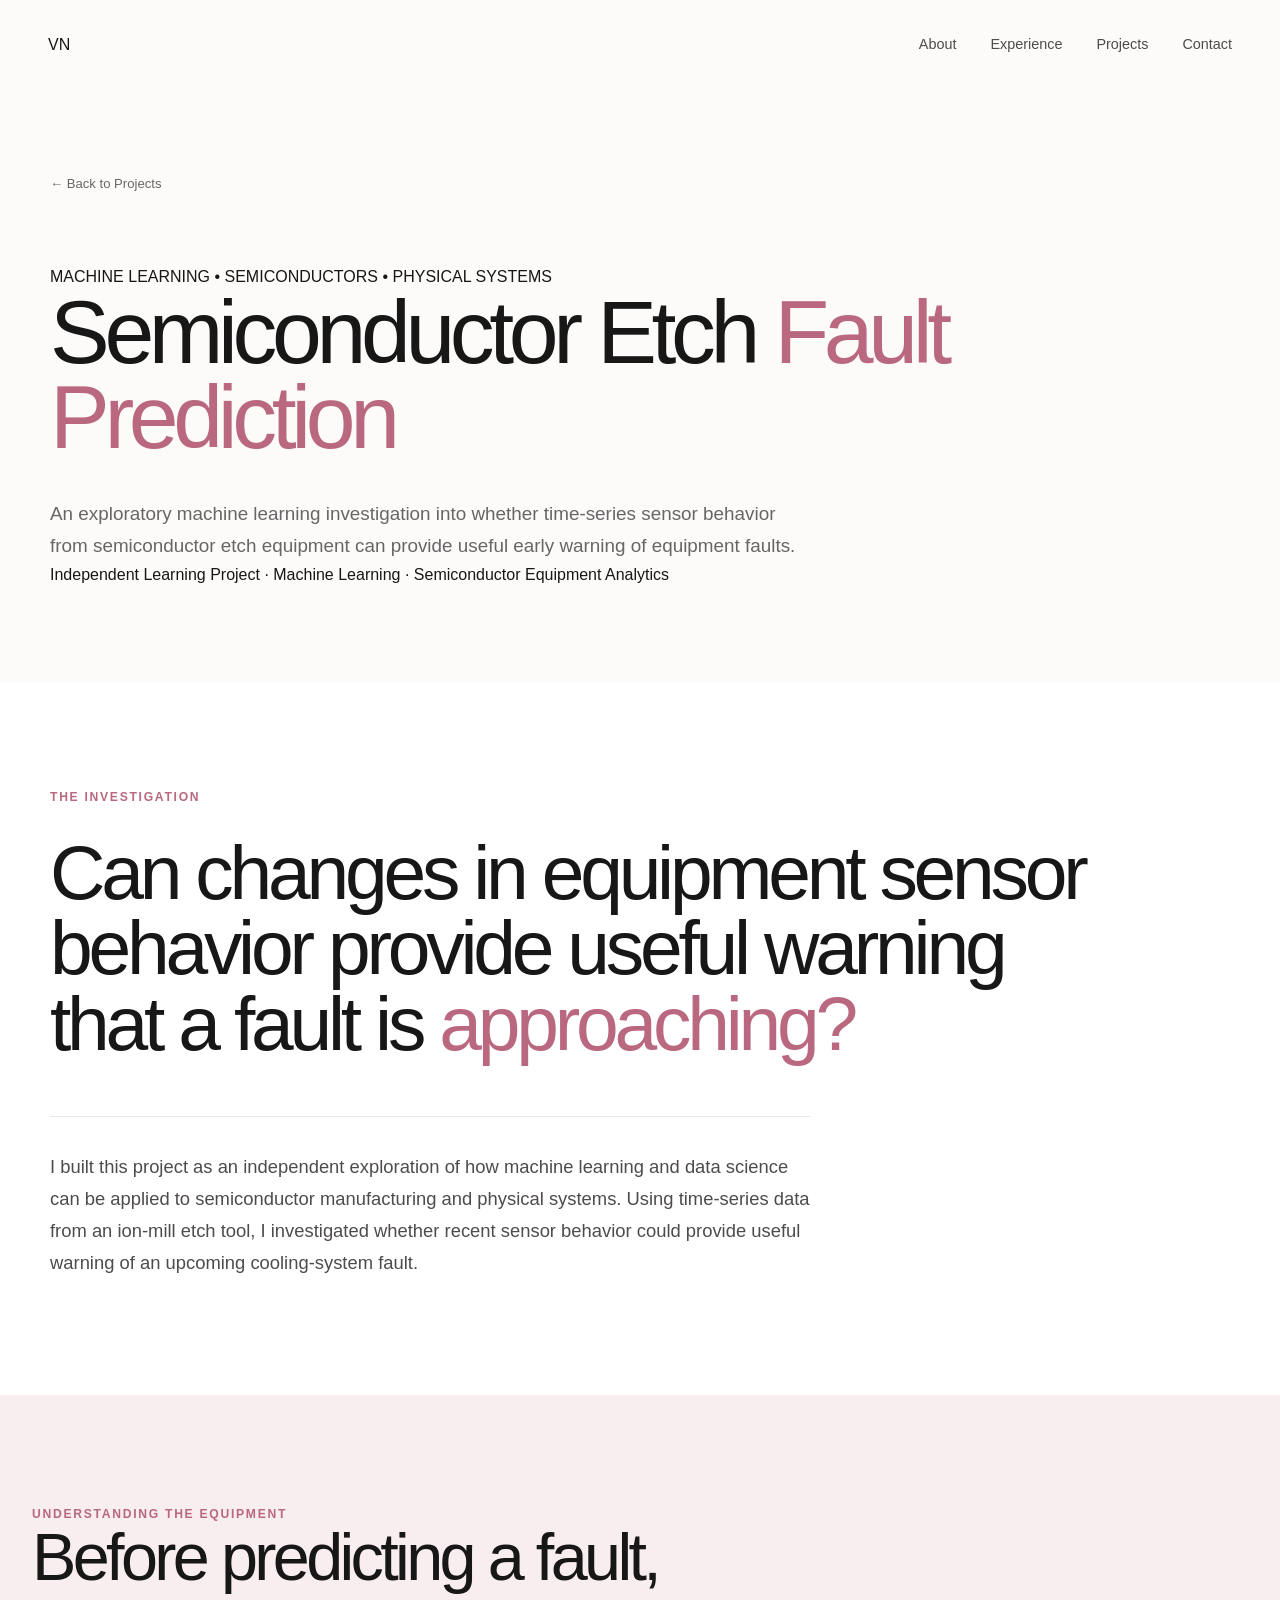
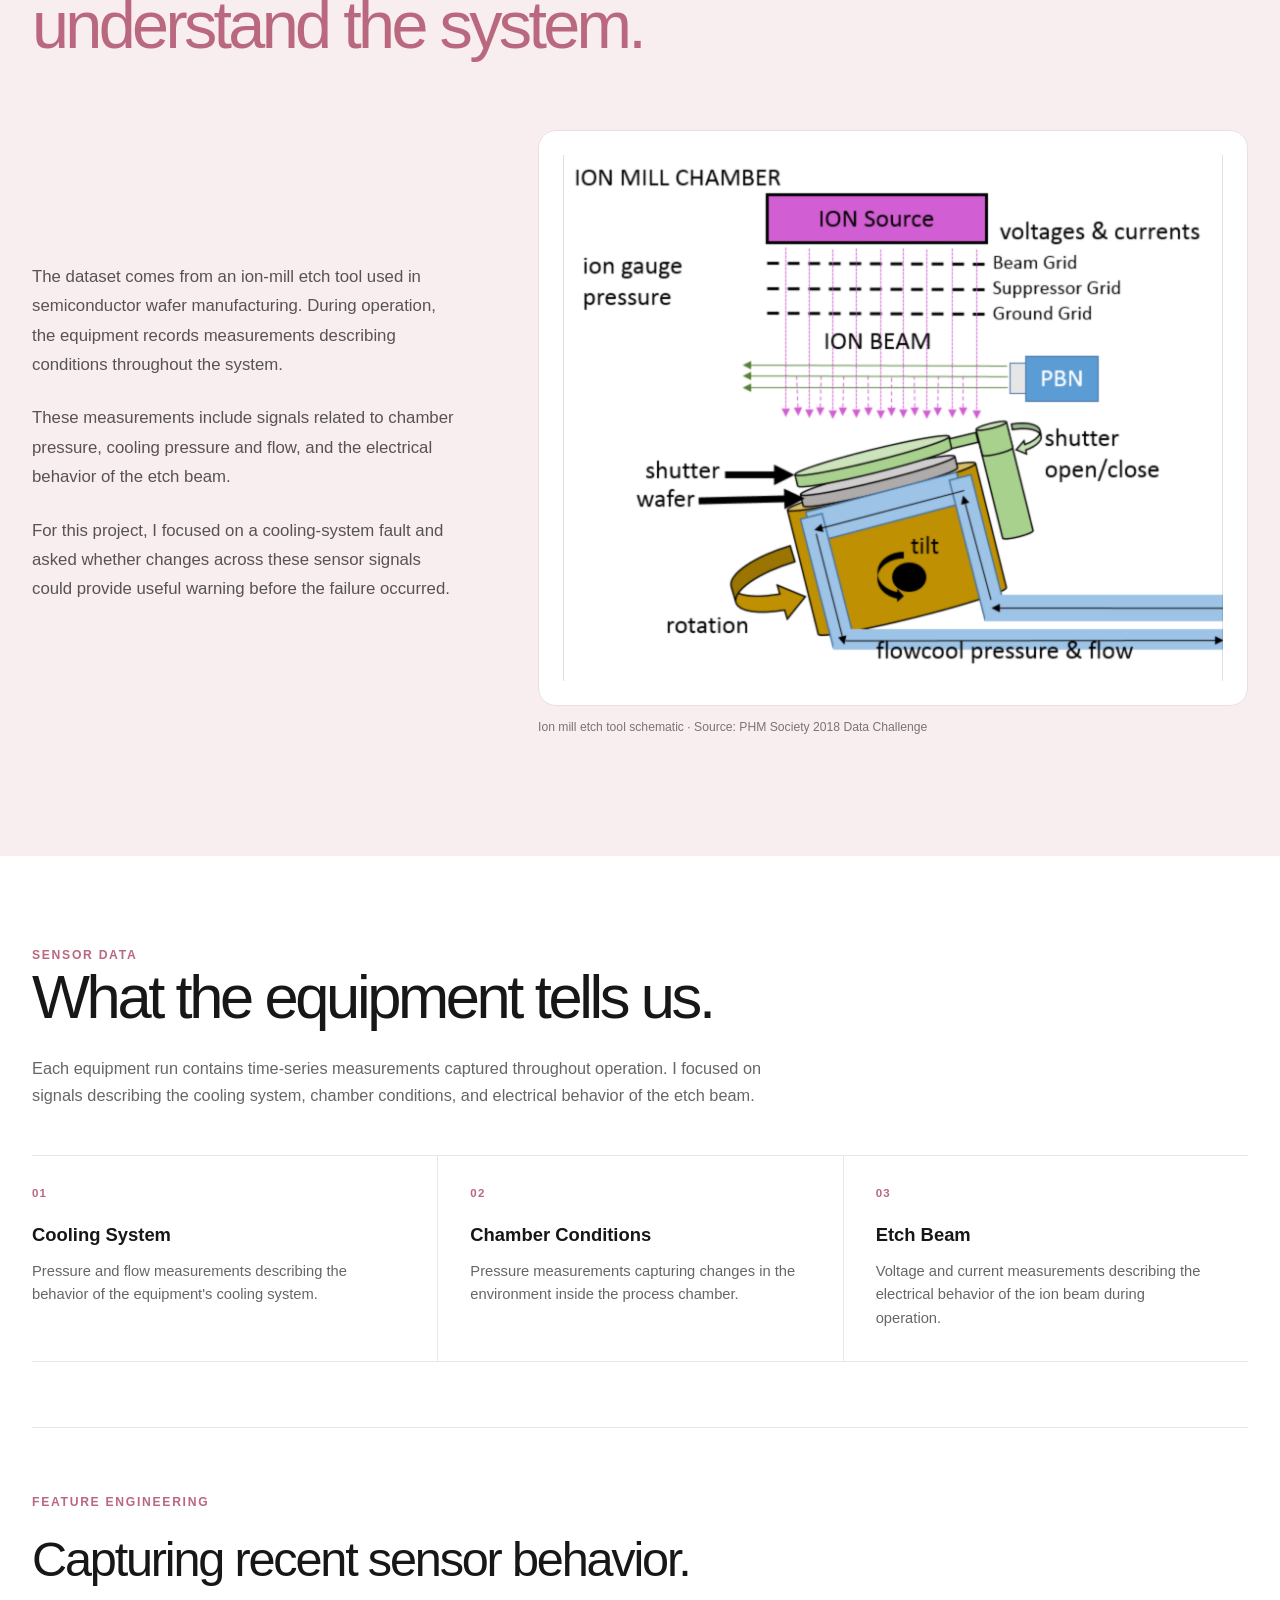
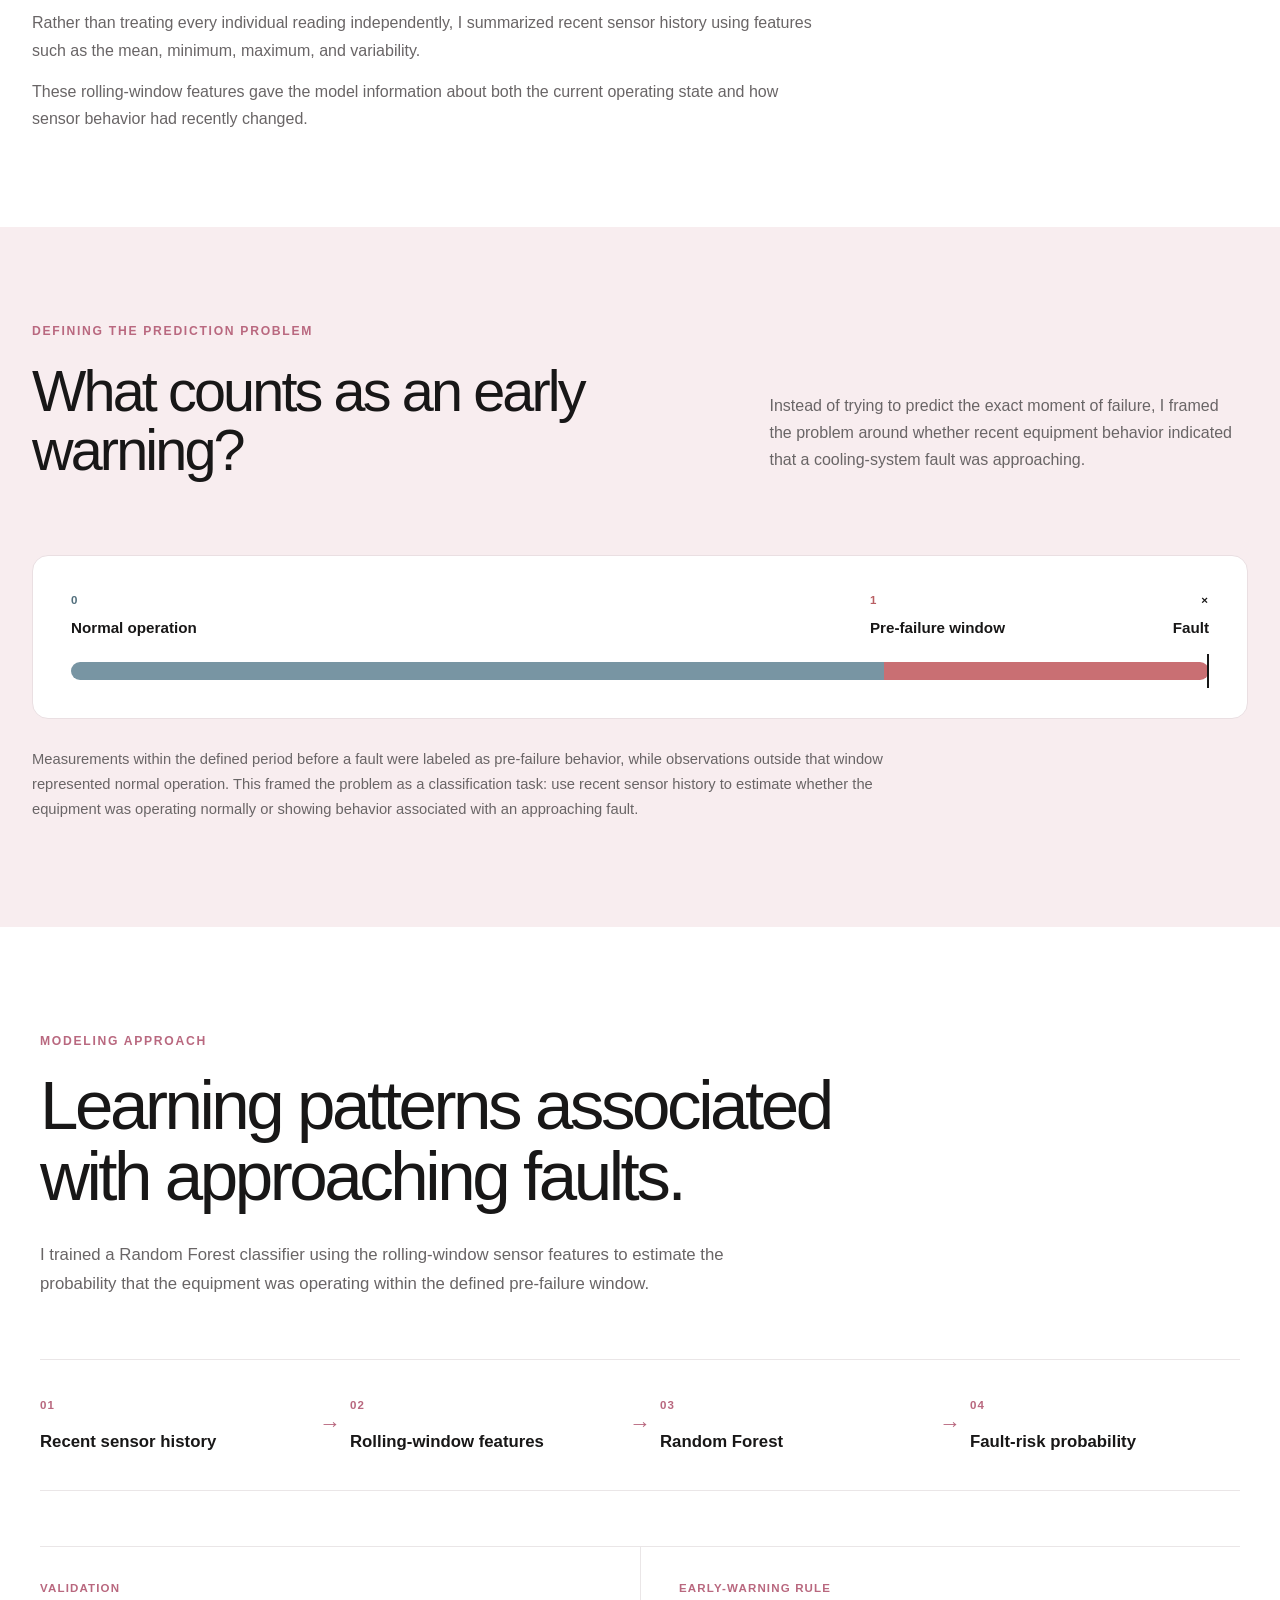
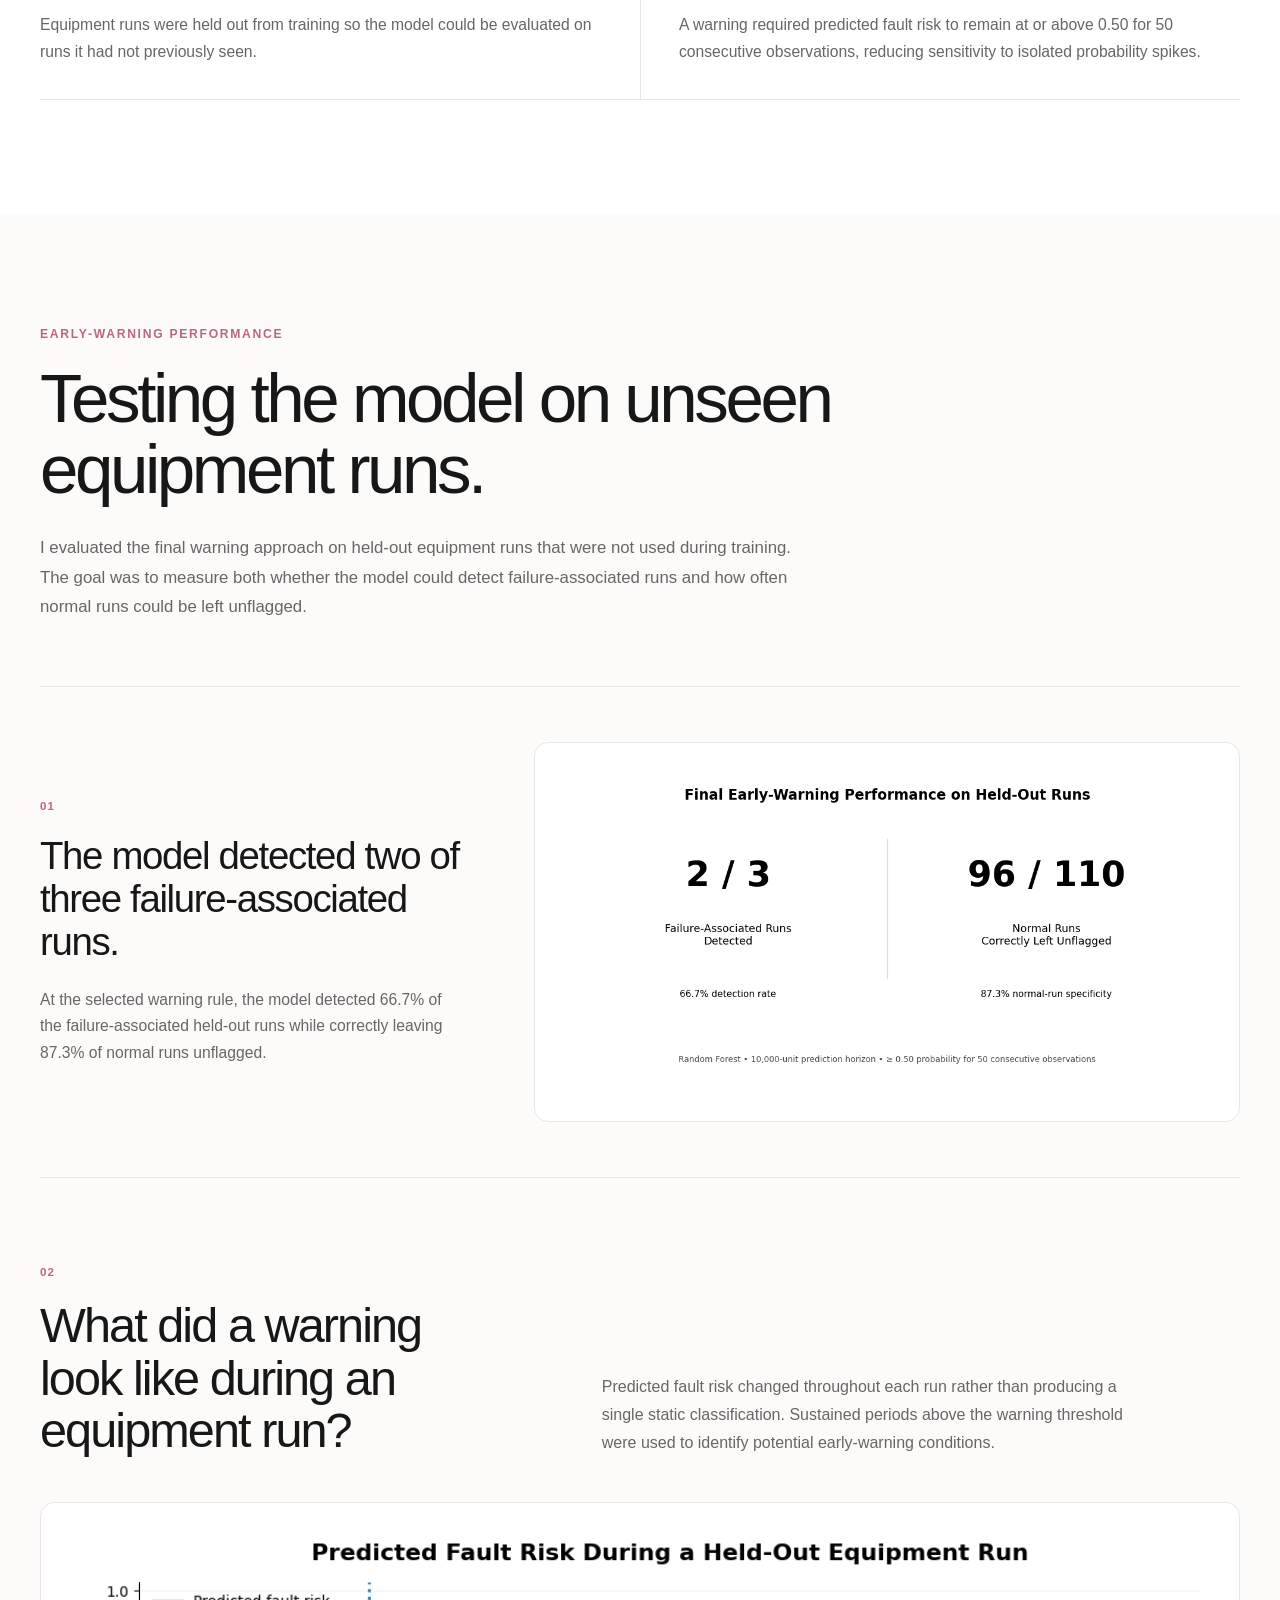
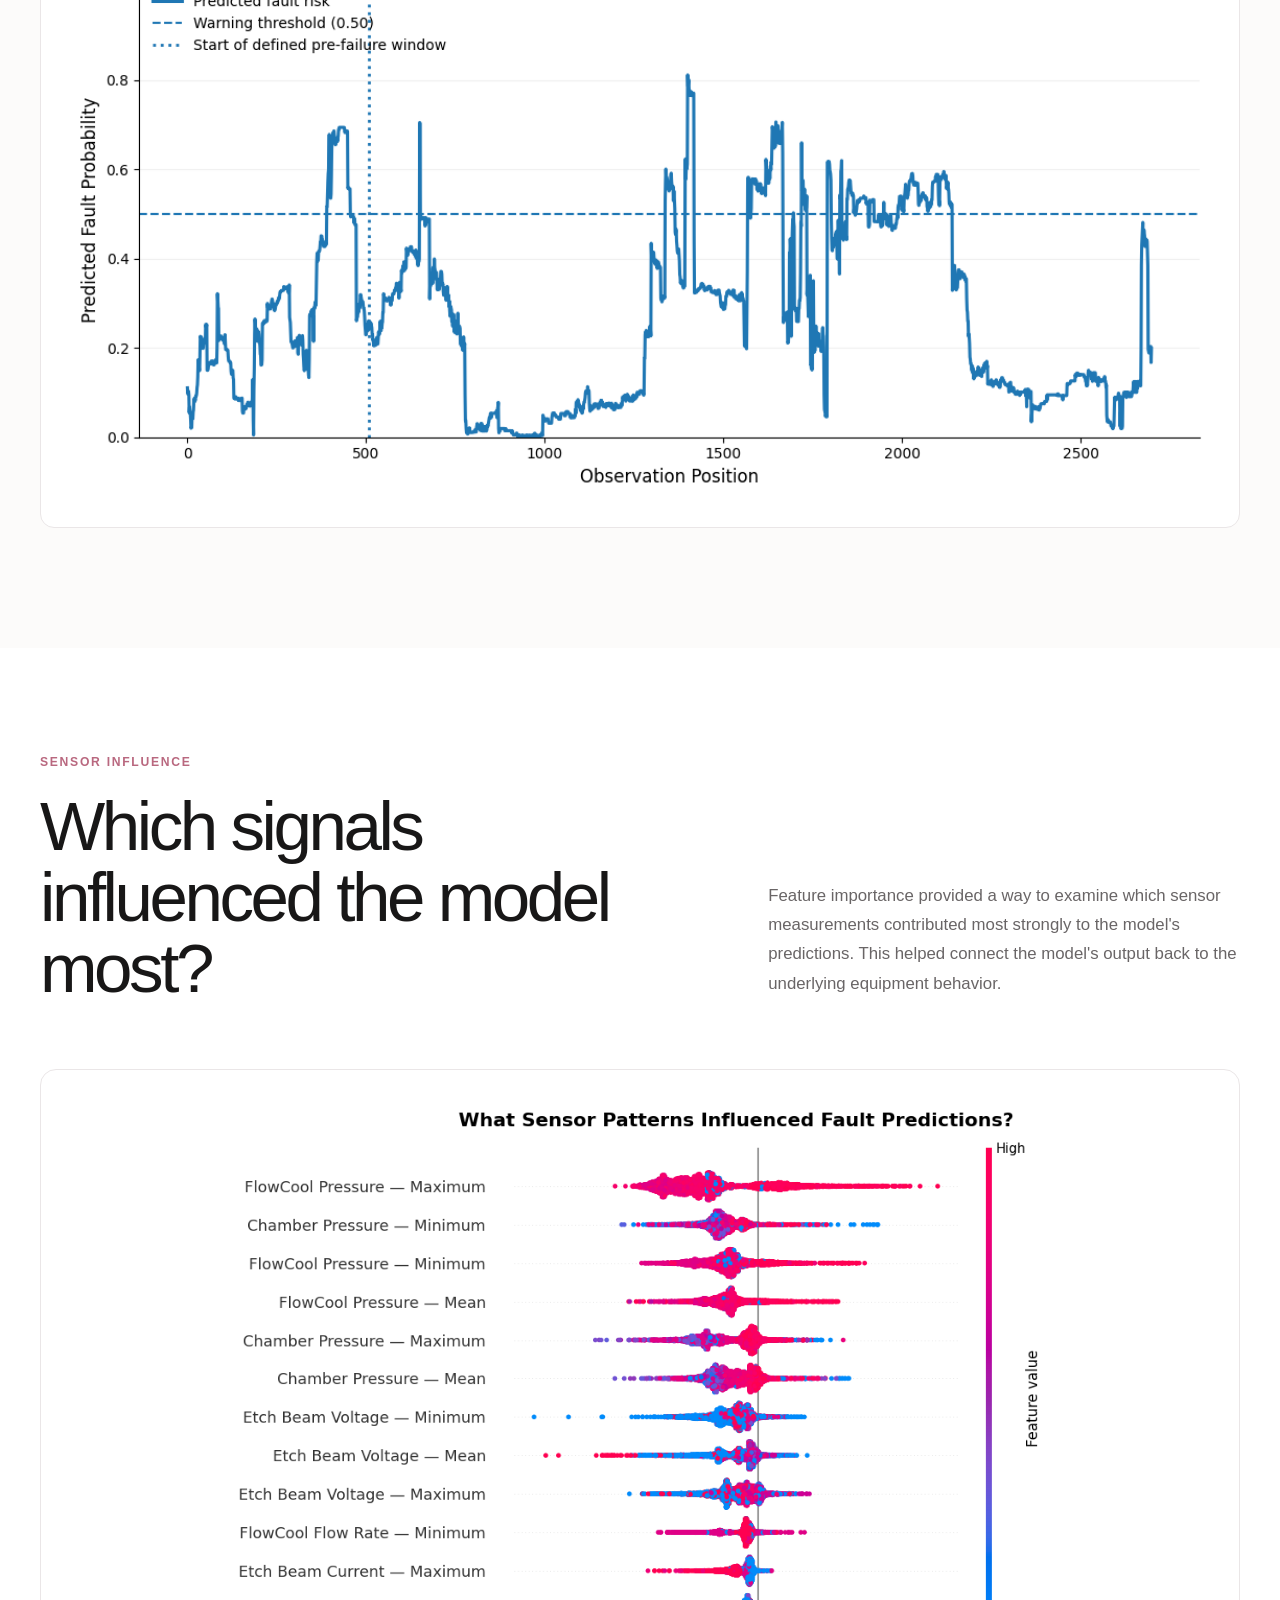
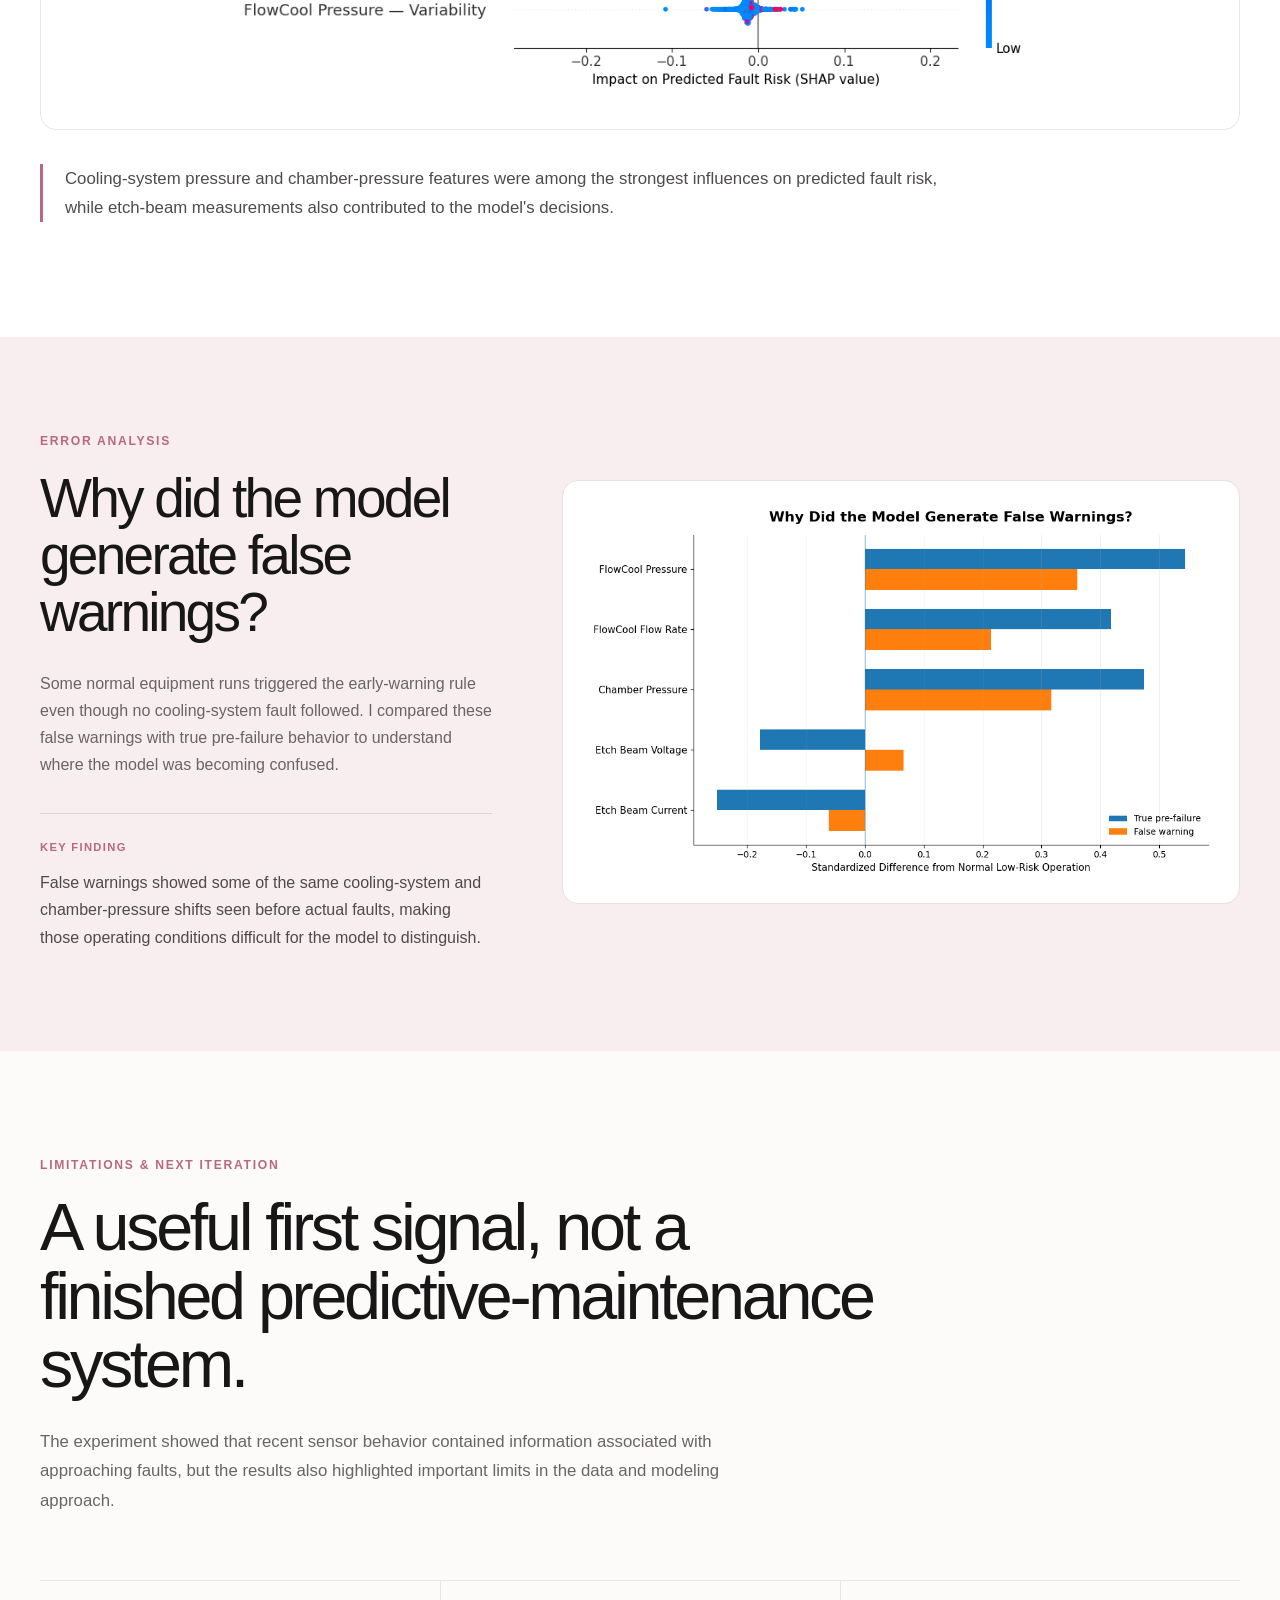
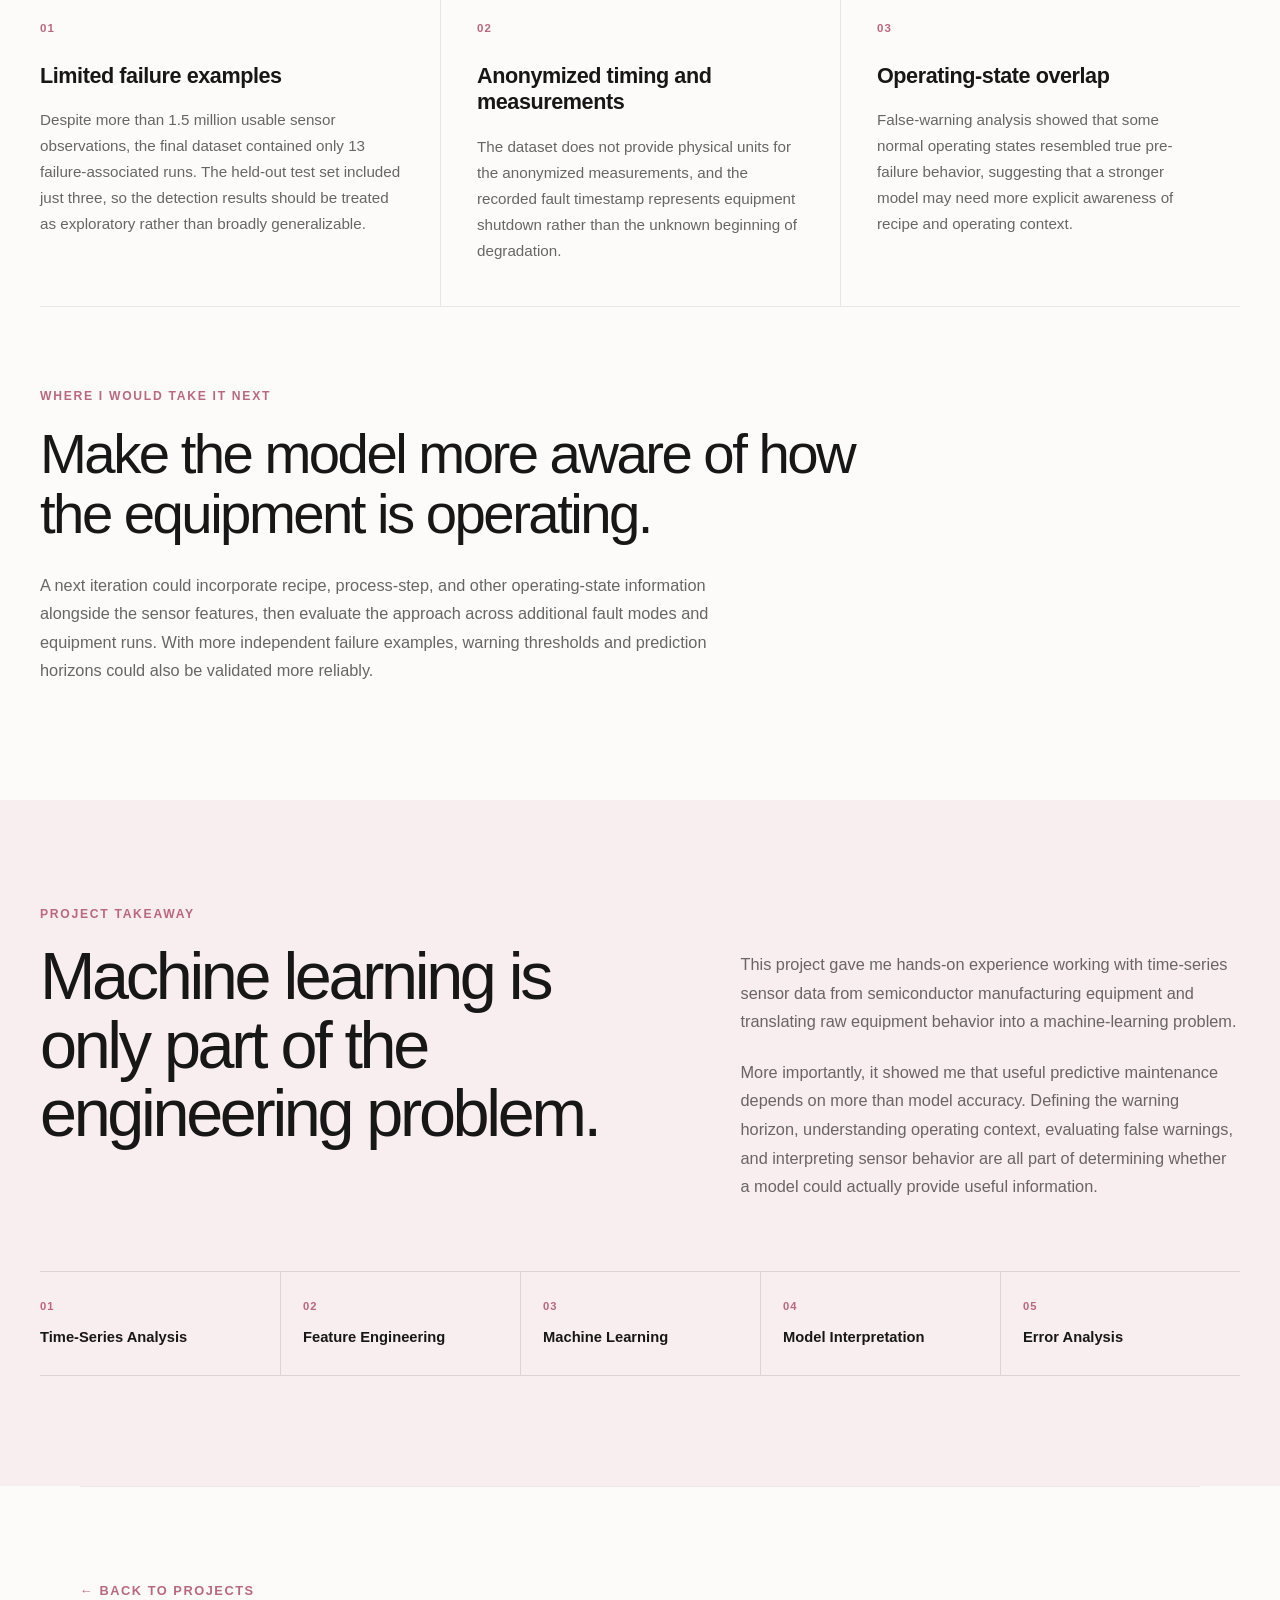
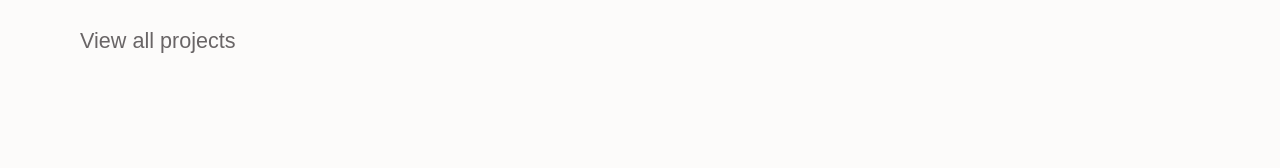
<file: projects/semi-conductor.html>
<!DOCTYPE html>
<html lang="en">

<head>
    <meta charset="UTF-8">
    <meta name="viewport" content="width=device-width, initial-scale=1.0">

    <title>Semiconductor Etch Fault Prediction | Vanessa Navarro</title>

    <link rel="stylesheet" href="../css/styles.css">
    <link rel="stylesheet" href="../css/semi-conductor.css">
</head>

<body>

    <!-- Navigation -->
    <nav class="navbar">
        <a href="../index.html" class="nav-logo">VN</a>

        <div class="nav-links">
            <a href="../index.html#about">About</a>
            <a href="../index.html#experience">Experience</a>
            <a href="../index.html#projects">Projects</a>
            <a href="../index.html#contact">Contact</a>
        </div>
    </nav>


    <!-- Hero -->
    <main>

        <section class="semi-hero">

            <div class="semi-hero-inner">

                <a href="../index.html#projects" class="semi-back-link">
                    ← Back to Projects
                </a>

                <p class="semi-project-type">
                    MACHINE LEARNING • SEMICONDUCTORS • PHYSICAL SYSTEMS
                </p>

                <h1>
                    Semiconductor Etch
                    <span>Fault Prediction</span>
                </h1>

                <p class="semi-hero-description">
                    An exploratory machine learning investigation into whether
                    time-series sensor behavior from semiconductor etch equipment
                    can provide useful early warning of equipment faults.
                </p>

                <p class="semi-project-context">
                    Independent Learning Project · Machine Learning · Semiconductor Equipment Analytics
                </p>

            </div>

        </section>


        <!-- The Investigation -->
        <section class="semi-investigation">

            <div class="semi-section-inner">

                <p class="semi-section-label">
                    THE INVESTIGATION
                </p>

                <h2 class="semi-investigation-title">
                    Can changes in equipment sensor behavior provide useful
                    warning that a fault is <span>approaching?</span>
                </h2>

                <div class="semi-investigation-intro">
                    <p>
                        I built this project as an independent exploration of how machine learning
                        and data science can be applied to semiconductor manufacturing and physical systems.
                        Using time-series data from an ion-mill etch tool, I investigated whether recent
                        sensor behavior could provide useful warning of an upcoming cooling-system fault.
                    </p>
                </div>


                

            </div>

        </section>
        <!-- Understanding the Equipment -->
        <section class="semi-equipment">

            <div class="semi-equipment-inner">

                <div class="semi-equipment-header">
                    <p class="semi-section-label">UNDERSTANDING THE EQUIPMENT</p>

                    <h2>
                        Before predicting a fault,
                        <span>understand the system.</span>
                    </h2>
                </div>

                <div class="semi-equipment-content">

                    <div class="semi-equipment-copy">
                        <p>
                            The dataset comes from an ion-mill etch tool used in semiconductor
                            wafer manufacturing. During operation, the equipment records
                            measurements describing conditions throughout the system.
                        </p>

                        <p>
                            These measurements include signals related to chamber pressure,
                            cooling pressure and flow, and the electrical behavior of the
                            etch beam.
                        </p>

                        <p>
                            For this project, I focused on a cooling-system fault and asked
                            whether changes across these sensor signals could provide useful
                            warning before the failure occurred.
                        </p>
                    </div>

                    <figure class="semi-equipment-figure">
                        <div class="semi-equipment-image">
                            <img
                                src="../assets/images/semi-conductor/ion-mill-diagram.png"
                                alt="Diagram of an ion mill etch chamber showing the ion source, wafer, cooling system, chamber pressure, and electrical measurements."
                            >
                        </div>

                        <figcaption>
                            Ion mill etch tool schematic · Source:
                            <a href="https://phmsociety.org/conference/annual-conference-of-the-phm-society/annual-conference-of-the-prognostics-and-health-management-society-2018-b/phm-data-challenge-6/"
                            target="_blank"
                            rel="noopener noreferrer">
                                PHM Society 2018 Data Challenge
                            </a>
                        </figcaption>
                    </figure>

                </div>

            </div>

        </section>
        <!-- Sensor Data -->
        <section class="semi-data">

            <div class="semi-data-inner">

                <div class="semi-data-header">
                    <p class="semi-section-label">SENSOR DATA</p>

                    <h2>
                        What the equipment
                        <span>tells us.</span>
                    </h2>

                    <p class="semi-data-intro">
                        Each equipment run contains time-series measurements captured
                        throughout operation. I focused on signals describing the cooling
                        system, chamber conditions, and electrical behavior of the etch beam.
                    </p>
                </div>


                <div class="semi-sensor-grid">

                    <div class="semi-sensor">
                        <span>01</span>
                        <h3>Cooling System</h3>
                        <p>
                            Pressure and flow measurements describing the behavior of the
                            equipment's cooling system.
                        </p>
                    </div>

                    <div class="semi-sensor">
                        <span>02</span>
                        <h3>Chamber Conditions</h3>
                        <p>
                            Pressure measurements capturing changes in the environment
                            inside the process chamber.
                        </p>
                    </div>

                    <div class="semi-sensor">
                        <span>03</span>
                        <h3>Etch Beam</h3>
                        <p>
                            Voltage and current measurements describing the electrical
                            behavior of the ion beam during operation.
                        </p>
                    </div>

                </div>


                <div class="semi-feature">

                    <p class="semi-section-label">FEATURE ENGINEERING</p>

                    <div class="semi-feature-content">

                        <h2>
                            Capturing recent
                            <span>sensor behavior.</span>
                        </h2>

                        <p>
                            Rather than treating every individual reading independently,
                            I summarized recent sensor history using features such as the
                            mean, minimum, maximum, and variability.
                        </p>

                        <p>
                            These rolling-window features gave the model information about
                            both the current operating state and how sensor behavior had
                            recently changed.
                        </p>

                    </div>

                </div>

            </div>

        </section>
        <!-- Defining the Prediction Problem -->
        <section class="semi-prediction">

            <div class="semi-prediction-inner">

                <p class="semi-section-label">
                    DEFINING THE PREDICTION PROBLEM
                </p>

                <div class="semi-prediction-header">
                    <h2>What counts as an early warning?</h2>

                    <p>
                        Instead of trying to predict the exact moment of failure, I framed the
                        problem around whether recent equipment behavior indicated that a
                        cooling-system fault was approaching.
                    </p>
                </div>

                <div class="semi-timeline">

                    <div class="semi-timeline-labels">
                        <div class="semi-normal-label">
                            <span>0</span>
                            <strong>Normal operation</strong>
                        </div>

                        <div class="semi-prefailure-label">
                            <span>1</span>
                            <strong>Pre-failure window</strong>
                        </div>

                        <div class="semi-fault-label">
                            <span>×</span>
                            <strong>Fault</strong>
                        </div>
                    </div>

                    <div class="semi-timeline-track">
                        <div class="semi-normal-track"></div>
                        <div class="semi-prefailure-track"></div>
                        <div class="semi-fault-marker"></div>
                    </div>

                </div>

               <div class="semi-prediction-note">
                    <p>
                        Measurements within the defined period before a fault were labeled as
                        pre-failure behavior, while observations outside that window represented
                        normal operation. This framed the problem as a classification task:
                        use recent sensor history to estimate whether the equipment was operating
                        normally or showing behavior associated with an approaching fault.
                    </p>
                </div>

            </div>

        </section>
        <!-- Modeling Approach -->
        <section class="semi-model">

            <div class="semi-model-inner">

                <p class="semi-section-label">
                    MODELING APPROACH
                </p>

                <div class="semi-model-header">
                    <h2>Learning patterns associated with approaching faults.</h2>

                    <p>
                        I trained a Random Forest classifier using the rolling-window
                        sensor features to estimate the probability that the equipment
                        was operating within the defined pre-failure window.
                    </p>
                </div>

                <div class="semi-model-flow">

                    <div class="semi-model-step">
                        <span>01</span>
                        <p>Recent sensor history</p>
                    </div>

                    <div class="semi-model-arrow">→</div>

                    <div class="semi-model-step">
                        <span>02</span>
                        <p>Rolling-window features</p>
                    </div>

                    <div class="semi-model-arrow">→</div>

                    <div class="semi-model-step">
                        <span>03</span>
                        <p>Random Forest</p>
                    </div>

                    <div class="semi-model-arrow">→</div>

                    <div class="semi-model-step">
                        <span>04</span>
                        <p>Fault-risk probability</p>
                    </div>

                </div>

                <div class="semi-model-detail">

                    <div>
                        <span>VALIDATION</span>
                        <p>
                            Equipment runs were held out from training so the model could
                            be evaluated on runs it had not previously seen.
                        </p>
                    </div>

                    <div>
                        <span>EARLY-WARNING RULE</span>
                        <p>
                            A warning required predicted fault risk to remain at or above
                            0.50 for 50 consecutive observations, reducing sensitivity to
                            isolated probability spikes.
                        </p>
                    </div>

                </div>

            </div>

        </section>
        <!-- Early-Warning Performance -->
        <section class="semi-performance">

            <div class="semi-performance-inner">

                <div class="semi-performance-header">

                    <p class="semi-section-label">
                        EARLY-WARNING PERFORMANCE
                    </p>

                    <h2>
                        Testing the model on
                        unseen equipment runs.
                    </h2>

                    <p>
                        I evaluated the final warning approach on held-out equipment runs
                        that were not used during training. The goal was to measure both
                        whether the model could detect failure-associated runs and how often
                        normal runs could be left unflagged.
                    </p>

                </div>


                <!-- Overall Results -->
                <div class="semi-performance-result">

                    <div class="semi-performance-result-copy">

                        <span class="semi-result-number">01</span>

                        <h3>
                            The model detected two of three
                            failure-associated runs.
                        </h3>

                        <p>
                            At the selected warning rule, the model detected 66.7% of the
                            failure-associated held-out runs while correctly leaving 87.3%
                            of normal runs unflagged.
                        </p>

                    </div>

                    <div class="semi-performance-figure">

                        <img
                            src="../assets/images/semi-conductor/final-early-warning-performance.png"
                            alt="Final early-warning performance on held-out equipment runs showing two of three failure-associated runs detected and 96 of 110 normal runs correctly left unflagged."
                        >

                    </div>

                </div>


                <!-- Example Run -->
                <div class="semi-performance-example">

                    <div class="semi-performance-example-header">

                        <div>
                            <span class="semi-result-number">02</span>

                            <h3>
                                What did a warning look like
                                during an equipment run?
                            </h3>
                        </div>

                        <p>
                            Predicted fault risk changed throughout each run rather than
                            producing a single static classification. Sustained periods
                            above the warning threshold were used to identify potential
                            early-warning conditions.
                        </p>

                    </div>

                    <div class="semi-performance-chart">

                        <img
                            src="../assets/images/semi-conductor/predicted-fault-risk.png"
                            alt="Predicted fault-risk probability across a held-out equipment run with the warning threshold and start of the defined pre-failure window marked."
                        >

                    </div>

                </div>

            </div>

        </section>
        <!-- Sensor Influence -->
        <section class="semi-influence">

            <div class="semi-influence-inner">

                <div class="semi-influence-header">

                    <div>
                        <p class="semi-section-label">
                            SENSOR INFLUENCE
                        </p>

                        <h2>
                            Which signals influenced the model most?
                        </h2>
                    </div>

                    <p>
                        Feature importance provided a way to examine which sensor
                        measurements contributed most strongly to the model's predictions.
                        This helped connect the model's output back to the underlying
                        equipment behavior.
                    </p>

                </div>

                <div class="semi-influence-figure">
                    <img
                        src="../assets/images/semi-conductor/sensor-influence.png"
                        alt="Chart showing the relative importance of sensor features used by the Random Forest model."
                    >
                </div>

                <div class="semi-influence-note">
                   <p>
                        Cooling-system pressure and chamber-pressure features were among the
                        strongest influences on predicted fault risk, while etch-beam measurements
                        also contributed to the model's decisions.
                    </p>
                </div>

            </div>

        </section>
        <!-- False Warning Analysis -->
        <section class="semi-false-warnings">

            <div class="semi-false-warnings-inner">

                <div class="semi-false-warnings-copy">

                    <p class="semi-section-label">
                        ERROR ANALYSIS
                    </p>

                    <h2>
                        Why did the model generate false warnings?
                    </h2>

                    <p class="semi-false-warnings-intro">
                        Some normal equipment runs triggered the early-warning rule even
                        though no cooling-system fault followed. I compared these false
                        warnings with true pre-failure behavior to understand where the
                        model was becoming confused.
                    </p>

                    <div class="semi-false-warnings-finding">
                        <span>KEY FINDING</span>

                        <p>
                            False warnings showed some of the same cooling-system and
                            chamber-pressure shifts seen before actual faults, making
                            those operating conditions difficult for the model to distinguish.
                        </p>
                    </div>

                </div>

                <div class="semi-false-warnings-figure">
                    <img
                        src="../assets/images/semi-conductor/why-false-warnings.png"
                        alt="Comparison of sensor behavior during true pre-failure periods and false warnings."
                    >
                </div>

            </div>

        </section>
        <!-- Limitations & Next Iteration -->
        <section class="semi-limitations">

            <div class="semi-limitations-inner">

                <div class="semi-limitations-header">

                    <p class="semi-section-label">
                        LIMITATIONS & NEXT ITERATION
                    </p>

                    <h2>
                        A useful first signal,
                        not a finished predictive-maintenance system.
                    </h2>

                    <p>
                        The experiment showed that recent sensor behavior contained
                        information associated with approaching faults, but the results
                        also highlighted important limits in the data and modeling approach.
                    </p>

                </div>


                <div class="semi-limitations-grid">

                    <div class="semi-limitation-item">
                        <span>01</span>

                        <h3>Limited failure examples</h3>

                        <p>
                            Despite more than 1.5 million usable sensor observations, the
                            final dataset contained only 13 failure-associated runs. The
                            held-out test set included just three, so the detection results
                            should be treated as exploratory rather than broadly generalizable.
                        </p>
                    </div>


                    <div class="semi-limitation-item">
                        <span>02</span>

                        <h3>Anonymized timing and measurements</h3>

                        <p>
                            The dataset does not provide physical units for the anonymized
                            measurements, and the recorded fault timestamp represents
                            equipment shutdown rather than the unknown beginning of degradation.
                        </p>
                    </div>


                    <div class="semi-limitation-item">
                        <span>03</span>

                        <h3>Operating-state overlap</h3>

                        <p>
                            False-warning analysis showed that some normal operating states
                            resembled true pre-failure behavior, suggesting that a stronger
                            model may need more explicit awareness of recipe and operating context.
                        </p>
                    </div>

                </div>


                <div class="semi-next-iteration">

                    <p class="semi-section-label">
                        WHERE I WOULD TAKE IT NEXT
                    </p>

                    <h3>
                        Make the model more aware of
                        <span>how the equipment is operating.</span>
                    </h3>

                    <p>
                        A next iteration could incorporate recipe, process-step, and other
                        operating-state information alongside the sensor features, then
                        evaluate the approach across additional fault modes and equipment
                        runs. With more independent failure examples, warning thresholds
                        and prediction horizons could also be validated more reliably.
                    </p>

                </div>

            </div>

        </section>
        <!-- Project Takeaway -->
        <section class="semi-takeaway">

            <div class="semi-takeaway-inner">

                <p class="semi-section-label">
                    PROJECT TAKEAWAY
                </p>

                <div class="semi-takeaway-content">

                    <h2>
                        Machine learning is only part
                        of the engineering problem.
                    </h2>

                    <div class="semi-takeaway-copy">

                        <p>
                            This project gave me hands-on experience working with
                            time-series sensor data from semiconductor manufacturing
                            equipment and translating raw equipment behavior into a
                            machine-learning problem.
                        </p>

                        <p>
                            More importantly, it showed me that useful predictive
                            maintenance depends on more than model accuracy. Defining
                            the warning horizon, understanding operating context,
                            evaluating false warnings, and interpreting sensor behavior
                            are all part of determining whether a model could actually
                            provide useful information.
                        </p>

                    </div>

                </div>


                <div class="semi-takeaway-skills">

                    <div>
                        <span>01</span>
                        <p>Time-Series Analysis</p>
                    </div>

                    <div>
                        <span>02</span>
                        <p>Feature Engineering</p>
                    </div>

                    <div>
                        <span>03</span>
                        <p>Machine Learning</p>
                    </div>

                    <div>
                        <span>04</span>
                        <p>Model Interpretation</p>
                    </div>

                    <div>
                        <span>05</span>
                        <p>Error Analysis</p>
                    </div>

                </div>

            </div>

        </section>
  <!-- Project Navigation -->
        <section class="semi-project-nav">

            <a href="../index.html#projects" class="semi-back-projects">

                <span class="semi-nav-label">
                    ← BACK TO PROJECTS
                </span>

                <span class="semi-nav-title">
                    View all projects
                </span>

            </a>

        </section>

    </main>

</body>

</html>
</file>
<file: css/styles.css>
/* ========================================
   BASE
======================================== */

* {
    margin: 0;
    padding: 0;
    box-sizing: border-box;
}

html {
    scroll-behavior: smooth;
}

body {
    font-family: Arial, Helvetica, sans-serif;
    background: #fcfbfa;
    color: #181717;
    line-height: 1.6;
}

a {
    color: inherit;
    text-decoration: none;
}


/* ========================================
   NAVIGATION
======================================== */

header {
    position: absolute;
    top: 0;
    left: 0;
    width: 100%;
    z-index: 100;
}

.navbar {
    max-width: 1280px;
    height: 90px;
    margin: 0 auto;
    padding: 0 48px;

    display: flex;
    align-items: center;
    justify-content: space-between;
}

.logo {
    width: 44px;
    height: 44px;

    display: flex;
    align-items: center;
    justify-content: center;

    border-radius: 50%;

    background: #f8edef;
    color: #b9687f;

    font-size: 0.9rem;
    font-weight: 700;
    letter-spacing: 0.04em;
}

.nav-links {
    display: flex;
    align-items: center;
    gap: 34px;
}

.nav-links a {
    position: relative;

    font-size: 0.9rem;
    font-weight: 500;

    color: #4f4b4c;

    transition: color 0.2s ease;
}

.nav-links a:hover {
    color: #b9687f;
}


/* ========================================
   HERO
======================================== */

.hero {
    position: relative;
    min-height: 100vh;
    overflow: hidden;

    display: flex;
    align-items: center;
}

.hero-content {
    position: relative;
    z-index: 2;

    width: 100%;
    max-width: 1180px;

    margin: 0 auto;
    padding: 150px 48px 100px;
}

.eyebrow {
    margin-bottom: 24px;

    color: #b9687f;

    font-size: 0.72rem;
    font-weight: 700;
    letter-spacing: 0.18em;
}

.eyebrow span {
    padding: 0 5px;
    color: #d9a2b1;
}

.hero h1 {
    max-width: 1000px;

    font-size: clamp(3.4rem, 7vw, 6.5rem);
    font-weight: 500;
    line-height: 0.98;
    letter-spacing: -0.055em;
}

.name-accent {
    color: #b9687f;
}

.hero-headline {
    max-width: 720px;
    margin-top: 38px;

    font-size: clamp(1.45rem, 2.5vw, 2.1rem);
    font-weight: 400;
    line-height: 1.35;
    letter-spacing: -0.025em;
}

.hero-description {
    max-width: 650px;
    margin-top: 24px;

    color: #696566;

    font-size: 1.05rem;
    line-height: 1.75;
}

.explore-link {
    display: inline-flex;
    align-items: center;
    gap: 12px;

    margin-top: 38px;
    padding-bottom: 5px;

    border-bottom: 1px solid #c98a9c;

    color: #8f5264;

    font-size: 0.92rem;
    font-weight: 600;

    transition:
        color 0.2s ease,
        gap 0.2s ease;
}

.explore-link:hover {
    color: #b9687f;
    gap: 16px;
}

.arrow {
    font-size: 1.1rem;
}
/* ---------- HERO PORTRAIT ---------- */

.hero-portrait {
    position: absolute;

    right: 15px;
    top: 245px;

    z-index: 1;
}

.hero-portrait-ring {
    width: 375px;
    height: 375px;

    padding: 4px;

    border: 1px solid #eadadd;
    border-radius: 50%;

    background: #ffffff;

    box-shadow: 0 22px 60px rgba(45, 30, 35, 0.10);

    overflow: hidden;
}

.hero-portrait-ring img {
    width: 100%;
    height: 100%;

    display: block;

    border-radius: 50%;

    object-fit: cover;
    object-position: center;
}
.hero h1 {
    position: relative;
    z-index: 2;
}

/* ========================================
   HERO BACKGROUND ACCENTS
======================================== */

.hero-accent {
    position: absolute;

    border-radius: 50%;

    filter: blur(1px);

    pointer-events: none;
}

.hero-accent-one {
    width: 480px;
    height: 480px;

    top: 10%;
    right: -150px;

    background:
        radial-gradient(
            circle,
            rgba(233, 183, 197, 0.28) 0%,
            rgba(248, 237, 239, 0.15) 48%,
            rgba(252, 251, 250, 0) 72%
        );
}

.hero-accent-two {
    width: 330px;
    height: 330px;

    left: -170px;
    bottom: -50px;

    background:
        radial-gradient(
            circle,
            rgba(233, 183, 197, 0.18) 0%,
            rgba(252, 251, 250, 0) 70%
        );
}
/* ========================================
   ABOUT
======================================== */

.about-section {
    padding-top: 140px;
    padding-bottom: 160px;
}

.about-grid {
    display: grid;
    grid-template-columns: 0.9fr 1.1fr;
    gap: 100px;

    margin-top: 50px;

    align-items: center;
}

.about-visual {
    position: relative;

    max-width: 470px;
}

.about-image-wrapper {
    overflow: hidden;
    width: 100%;
    aspect-ratio: 4 / 5;
    border-radius: 24px;
    background: #f8edef;
}

.about-image {
    width: 100%;
    height: 100%;
    display: block;
    object-fit: cover;
    object-position: center;
}


/* Floating education card */

.education-card {
    position: absolute;

    right: -55px;
    bottom: 35px;

    width: 245px;
    padding: 22px 24px;

    border: 1px solid rgba(234, 230, 231, 0.9);
    border-radius: 18px;

    background: rgba(255, 255, 255, 0.94);

    box-shadow: 0 18px 50px rgba(30, 20, 23, 0.09);
}

.card-label {
    margin-bottom: 9px;

    color: #b9687f;

    font-size: 0.67rem;
    font-weight: 700;
    letter-spacing: 0.15em;
}

.education-school {
    margin-bottom: 5px;

    font-size: 1.05rem;
    font-weight: 600;
}

.education-card > p:last-child {
    color: #696566;

    font-size: 0.82rem;
    line-height: 1.6;
}


/* About copy */

.about-content h2 {
    max-width: 620px;
    margin: 0;

    font-size: clamp(2.8rem, 5vw, 4.8rem);
    font-weight: 500;
    line-height: 1.05;
    letter-spacing: -0.05em;
}

.about-content h2 span {
    color: #b9687f;
}

.about-intro {
    max-width: 590px;
    margin-top: 38px;

    font-size: 1.2rem;
    line-height: 1.7;
}

.about-text {
    max-width: 590px;
    margin-top: 20px;

    color: #696566;

    font-size: 1rem;
    line-height: 1.75;
}


/* Interest tags */

.about-focus {
    margin-top: 38px;
}

.focus-tags {
    display: flex;
    flex-wrap: wrap;
    gap: 9px;
}

.focus-tags span {
    padding: 8px 14px;

    border: 1px solid #e5dfe1;
    border-radius: 100px;

    background: #ffffff;

    color: #595455;

    font-size: 0.78rem;
    font-weight: 500;
}

/* ========================================
   GENERAL SECTIONS
======================================== */

.section {
    max-width: 1180px;
    margin: 0 auto;
    padding: 120px 48px;
}

.section-label,
.project-type {
    color: #b9687f;

    font-size: 0.72rem;
    font-weight: 700;
    letter-spacing: 0.16em;
}

.section h2 {
    margin-top: 14px;
    margin-bottom: 30px;

    font-size: clamp(2.2rem, 4vw, 3.7rem);
    font-weight: 500;
    line-height: 1.1;
    letter-spacing: -0.04em;
}


/* ========================================
   PROJECTS — TEMPORARY
======================================== */

.project-grid {
    display: grid;
    grid-template-columns: repeat(2, 1fr);
    gap: 28px;

    margin-top: 55px;
}

.project-card {
    overflow: hidden;

    border: 1px solid #eae6e7;
    border-radius: 20px;

    background: #ffffff;

    transition:
        transform 0.25s ease,
        box-shadow 0.25s ease;
}

.project-card:hover {
    transform: translateY(-4px);
    box-shadow: 0 18px 50px rgba(30, 20, 23, 0.07);
}

.project-image {
    height: 330px;
    overflow: hidden;

    background: #f4f8f7;
}

.project-image img {
    width: 100%;
    height: 100%;

    display: block;

    object-fit: cover;
    object-position: center;

    transition: transform 0.45s ease;
}

.project-card:hover .project-image img {
    transform: scale(1.025);
}

.project-content {
    padding: 30px;
}

.project-content h3 {
    margin-top: 10px;

    font-size: 1.7rem;
    font-weight: 500;
}

.project-content > p:not(.project-type) {
    margin-top: 12px;
    color: #696566;
}

.project-content a {
    display: inline-block;

    margin-top: 24px;

    color: #8f5264;
    font-weight: 600;
}
.project-link span {
    display: inline-block;
    margin-left: 4px;

    transition: transform 0.2s ease;
}

.project-card:hover .project-link span {
    transform: translateX(4px);
}
/* In-progress beauty project */

.beauty-project-image {
    position: relative;
    background: #f4f7f6;
}

.beauty-placeholder {
    display: flex;
    align-items: center;
    justify-content: center;

    width: 100%;
    height: 100%;
}

.beauty-placeholder span {
    color: rgba(185, 104, 127, 0.32);

    font-size: clamp(2rem, 4vw, 3.8rem);
    font-weight: 700;
    letter-spacing: 0.08em;
    text-align: center;
}
/* ========================================
   EXPERIENCE
======================================== */

.experience-section {
    padding-top: 150px;
    padding-bottom: 160px;
}

.experience-heading {
    max-width: 800px;
}

.experience-heading span {
    color: #b9687f;
}


/* ---------- FEATURED EXPERIENCE ---------- */

.featured-experience {
    margin-top: 65px;
    padding: 42px;

    border: 1px solid #eae6e7;
    border-radius: 24px;

    background: #ffffff;

    box-shadow: 0 18px 60px rgba(30, 20, 23, 0.035);
}

.experience-header {
    display: flex;
    align-items: flex-start;
    justify-content: space-between;
    gap: 40px;
}

.experience-company {
    margin-bottom: 8px;

    color: #b9687f;

    font-size: 0.75rem;
    font-weight: 700;
    letter-spacing: 0.12em;
    text-transform: uppercase;
}

.experience-header h3 {
    font-size: 2rem;
    font-weight: 500;
    line-height: 1.2;
    letter-spacing: -0.03em;
}

.experience-team {
    margin-top: 8px;

    color: #696566;

    font-size: 0.95rem;
}

.experience-date {
    padding-top: 5px;

    color: #8f898b;

    font-size: 0.72rem;
    font-weight: 700;
    letter-spacing: 0.12em;

    white-space: nowrap;
}

.experience-summary {
    max-width: 760px;
    margin-top: 30px;

    color: #595455;

    font-size: 1.05rem;
    line-height: 1.75;
}


/* ---------- IMPACT CARDS ---------- */

.impact-grid {
    display: grid;
    grid-template-columns: repeat(3, 1fr);
    gap: 14px;

    margin-top: 42px;
}

.impact-card {
    min-height: 190px;
    padding: 24px;

    border: 1px solid #eee8ea;
    border-radius: 16px;

    background: #fcfbfa;

    transition:
        transform 0.25s ease,
        box-shadow 0.25s ease,
        border-color 0.25s ease;
}

.impact-card:hover {
    transform: translateY(-3px);

    border-color: #e4cbd2;

    box-shadow: 0 14px 35px rgba(30, 20, 23, 0.055);
}

.impact-title {
    color: #b9687f;

    font-size: 1.15rem;
    font-weight: 600;
    line-height: 1.25;
}

.impact-card > p:not(.impact-title) {
    margin-top: 15px;

    color: #696566;

    font-size: 0.88rem;
    line-height: 1.65;
}


/* ---------- PREVIOUS EXPERIENCE ---------- */

.previous-experience {
    margin-top: 90px;
}

.previous-label {
    margin-bottom: 34px;

    color: #b9687f;

    font-size: 0.72rem;
    font-weight: 700;
    letter-spacing: 0.16em;
}

.timeline-item {
    display: grid;
    grid-template-columns: 130px 35px 1fr;

    min-height: 125px;
}

.timeline-date {
    padding-top: 2px;

    color: #8f898b;

    font-size: 0.75rem;
    font-weight: 600;
    letter-spacing: 0.06em;
}

.timeline-marker {
    position: relative;

    display: flex;
    justify-content: center;
}

.timeline-marker::after {
    content: "";

    position: absolute;

    top: 13px;
    bottom: 0;

    width: 1px;

    background: #e4d9dc;
}

.timeline-marker span {
    position: relative;

    width: 9px;
    height: 9px;

    margin-top: 4px;

    border: 2px solid #b9687f;
    border-radius: 50%;

    background: #fcfbfa;

    z-index: 2;
}

.timeline-item:last-child .timeline-marker::after {
    display: none;
}

.timeline-content {
    padding-left: 18px;
    padding-bottom: 40px;
}

.timeline-content h3 {
    font-size: 1.15rem;
    font-weight: 600;
}

.timeline-company {
    margin-top: 4px;

    color: #595455;

    font-size: 0.92rem;
}

.timeline-description {
    margin-top: 8px;

    color: #8a8486;

    font-size: 0.83rem;
}

/* ========================================
   CONTACT
======================================== */

.contact-section {
    padding-top: 60px;
    padding-bottom: 60px;
}

.contact-card {
    position: relative;
    overflow: hidden;

    padding: 80px 70px;

    border: 1px solid #eadde1;
    border-radius: 28px;

    background: #f8edef;
}

/* Soft decorative glow */
.contact-card::after {
    content: "";

    position: absolute;
    right: -120px;
    bottom: -170px;

    width: 400px;
    height: 400px;

    border-radius: 50%;

    background: rgba(233, 183, 197, 0.28);
    filter: blur(20px);

    pointer-events: none;
}

.contact-label {
    position: relative;
    z-index: 1;

    margin-bottom: 24px;

    color: #b9687f;

    font-size: 0.75rem;
    font-weight: 700;
    letter-spacing: 0.16em;
}

.contact-card h2 {
    position: relative;
    z-index: 1;

    max-width: 800px;

    font-size: clamp(3rem, 5vw, 5rem);
    font-weight: 400;
    line-height: 1.05;
    letter-spacing: -0.045em;
}

.contact-card h2 span {
    color: #b9687f;
}

.contact-text {
    position: relative;
    z-index: 1;

    max-width: 620px;
    margin-top: 28px;

    color: #696566;

    font-size: 1.05rem;
    line-height: 1.7;
}


/* ---------- CONTACT LINKS ---------- */

.contact-links {
    position: relative;
    z-index: 1;

    display: flex;
    align-items: center;
    gap: 30px;

    margin-top: 42px;
}

.contact-links a {
    color: #181717;

    font-size: 0.9rem;
    font-weight: 600;

    text-decoration: none;
}

.contact-links a span {
    display: inline-block;
    margin-left: 3px;

    transition: transform 0.2s ease;
}

.contact-links a:hover span {
    transform: translate(3px, -3px);
}

.contact-primary {
    padding: 14px 22px;

    border-radius: 100px;

    background: #181717;
    color: #ffffff !important;

    transition:
        transform 0.2s ease,
        box-shadow 0.2s ease;
}

.contact-primary:hover {
    transform: translateY(-2px);

    box-shadow: 0 8px 20px rgba(24, 23, 23, 0.12);
}


/* ========================================
   FOOTER
======================================== */

.site-footer {
    display: flex;
    justify-content: space-between;
    align-items: center;

    max-width: 1320px;
    margin: 0 auto;
    padding: 25px 40px 40px;

    color: #8f898b;

    font-size: 0.75rem;
}
/* ========================================
   MOBILE
======================================== */

@media (max-width: 750px) {

    .navbar {
        height: 76px;
        padding: 0 24px;
    }

    .nav-links {
        gap: 17px;
    }

    .nav-links a {
        font-size: 0.78rem;
    }

    .hero-content,
    .section {
        padding-left: 24px;
        padding-right: 24px;
    }

    .hero-content {
        padding-top: 130px;
    }

    .hero h1 {
        font-size: clamp(3.2rem, 15vw, 4.8rem);
    }

    .hero-headline {
        margin-top: 30px;
    }

    .hero-description {
        font-size: 0.98rem;
    }
        .featured-experience {
    padding: 28px 22px;
}

.experience-header {
    flex-direction: column;
    gap: 16px;
}

.experience-date {
    order: -1;
}

.impact-grid {
    grid-template-columns: 1fr;
}

.impact-card {
    min-height: auto;
}

.timeline-item {
    grid-template-columns: 95px 25px 1fr;
}

.timeline-content {
    padding-left: 12px;
}
.contact-section {
    padding-top: 30px;
}

.contact-card {
    padding: 55px 28px;
    border-radius: 22px;
}

.contact-card h2 {
    font-size: 2.7rem;
}

.contact-links {
    flex-wrap: wrap;
    gap: 22px;
}

.contact-primary {
    width: 100%;
    text-align: center;
}

.site-footer {
    flex-direction: column;
    gap: 8px;

    padding: 20px 24px 35px;

    text-align: center;
}

}
</file>
<file: css/semi-conductor.css>
/* =========================================
   SEMICONDUCTOR PROJECT PAGE
   ========================================= */


/* =========================================
   SHARED PAGE SETTINGS
   ========================================= */

.semi-section-inner {
    width: min(1180px, calc(100% - 48px));
    margin: 0 auto;
}

.semi-section-label {
    margin: 0;

    color: #b9687f;
    font-size: 0.76rem;
    font-weight: 700;
    letter-spacing: 0.14em;
}


/* =========================================
   HERO
   ========================================= */

.semi-hero {
    padding: 80px 0 95px;
    background: #fcfbfa;
}

.semi-hero-inner {
    width: min(1180px, calc(100% - 48px));
    margin: 0 auto;
}

.semi-back-link {
    display: inline-block;
    margin-bottom: 70px;

    color: #696566;
    font-size: 0.82rem;
    font-weight: 500;
    text-decoration: none;

    transition:
        color 0.2s ease,
        transform 0.2s ease;
}

.semi-back-link:hover {
    color: #181717;
    transform: translateX(-3px);
}

.semi-hero-tags {
    margin: 0 0 24px;

    color: #b9687f;
    font-size: 0.75rem;
    font-weight: 700;
    letter-spacing: 0.14em;
}

.semi-hero h1 {
    max-width: 1000px;
    margin: 0;

    color: #181717;
    font-size: clamp(4.2rem, 7vw, 7.4rem);
    font-weight: 500;
    line-height: 0.95;
    letter-spacing: -0.06em;
}

.semi-hero h1 span {
    color: #b9687f;
}

.semi-hero-description {
    max-width: 760px;
    margin: 38px 0 0;

    color: #696566;
    font-size: 1.18rem;
    line-height: 1.7;
}

.semi-hero-context {
    max-width: 760px;
    margin: 18px 0 0;

    color: #8a8586;
    font-size: 0.88rem;
    line-height: 1.6;
}

.semi-hero-actions {
    display: flex;
    flex-wrap: wrap;
    gap: 12px;

    margin-top: 34px;
}

.semi-hero-button {
    display: inline-flex;
    align-items: center;
    justify-content: center;

    min-height: 46px;
    padding: 0 20px;

    border: 1px solid #181717;
    border-radius: 999px;

    color: #181717;
    font-size: 0.82rem;
    font-weight: 600;
    text-decoration: none;

    transition:
        background 0.2s ease,
        color 0.2s ease,
        transform 0.2s ease;
}

.semi-hero-button:hover {
    background: #181717;
    color: #ffffff;
    transform: translateY(-2px);
}

.semi-hero-button.secondary {
    border-color: #e2dcde;
    color: #696566;
}

.semi-hero-button.secondary:hover {
    border-color: #181717;
    background: #181717;
    color: #ffffff;
}


/* =========================================
   HERO PROJECT DETAILS
   ========================================= */

.semi-hero-details {
    display: grid;
    grid-template-columns: repeat(3, 1fr);
    gap: 0;

    margin-top: 75px;

    border-top: 1px solid #eae6e7;
    border-bottom: 1px solid #eae6e7;
}

.semi-hero-detail {
    padding: 25px 28px 25px 0;
}

.semi-hero-detail + .semi-hero-detail {
    padding-left: 28px;
    border-left: 1px solid #eae6e7;
}

.semi-hero-detail span {
    display: block;
    margin-bottom: 7px;

    color: #b9687f;
    font-size: 0.66rem;
    font-weight: 700;
    letter-spacing: 0.11em;
}

.semi-hero-detail p {
    margin: 0;

    color: #181717;
    font-size: 0.92rem;
    line-height: 1.5;
}


/* =========================================
   THE INVESTIGATION
   ========================================= */

.semi-investigation {
    padding: 105px 0 115px;
    background: #ffffff;
}

.semi-investigation-title {
    max-width: 1080px;
    margin: 28px 0 0;

    color: #181717;
    font-size: clamp(3.8rem, 6vw, 6.4rem);
    font-weight: 500;
    line-height: 0.98;
    letter-spacing: -0.055em;
}

.semi-investigation-title span {
    color: #b9687f;
}


/* =========================================
   INVESTIGATION INTRO
   ========================================= */

.semi-investigation-intro {
    max-width: 760px;

    margin-top: 55px;
    padding-top: 34px;

    border-top: 1px solid #eae6e7;
}

.semi-investigation-intro p {
    margin: 0;

    color: #4f4b4c;
    font-size: 1.15rem;
    line-height: 1.75;
}


/* =========================================
   INVESTIGATION PATH
   ========================================= */

.semi-investigation-path {
    display: grid;
    grid-template-columns: repeat(3, 1fr);
    gap: 0;

    margin-top: 65px;

    border-top: 1px solid #eae6e7;
    border-bottom: 1px solid #eae6e7;
}

.semi-path-item {
    padding: 30px 38px 34px 0;
}

.semi-path-item + .semi-path-item {
    padding-left: 38px;
    border-left: 1px solid #eae6e7;
}

.semi-path-item > span {
    display: block;
    margin-bottom: 35px;

    color: #b9687f;
    font-size: 0.72rem;
    font-weight: 700;
    letter-spacing: 0.12em;
}

.semi-path-item h3 {
    margin: 0 0 12px;

    color: #181717;
    font-size: 1.15rem;
    font-weight: 600;
    line-height: 1.3;
}

.semi-path-item p {
    max-width: 320px;
    margin: 0;

    color: #696566;
    font-size: 0.92rem;
    line-height: 1.65;
}


/* =========================================
   TABLET
   ========================================= */

@media (max-width: 900px) {

    .semi-section-inner,
    .semi-hero-inner {
        width: min(100% - 40px, 1180px);
    }


    /* Hero */

    .semi-hero {
        padding: 65px 0 80px;
    }

    .semi-back-link {
        margin-bottom: 55px;
    }

    .semi-hero h1 {
        font-size: clamp(3.8rem, 10vw, 6rem);
    }

    .semi-hero-description {
        max-width: 680px;
        font-size: 1.08rem;
    }


    /* Hero details */

    .semi-hero-details {
        margin-top: 60px;
    }

    .semi-hero-detail {
        padding-right: 20px;
    }

    .semi-hero-detail + .semi-hero-detail {
        padding-left: 20px;
    }


    /* Investigation */

    .semi-investigation {
        padding: 90px 0 100px;
    }

    .semi-investigation-title {
        font-size: clamp(3.5rem, 8vw, 5.5rem);
    }

    .semi-investigation-intro {
        margin-top: 48px;
    }

    .semi-investigation-path {
        margin-top: 55px;
    }

    .semi-path-item {
        padding-right: 24px;
    }

    .semi-path-item + .semi-path-item {
        padding-left: 24px;
    }
}
/* =========================================
   UNDERSTANDING THE EQUIPMENT
   ========================================= */

.semi-equipment {
    padding: 110px 0 120px;
    background: #f8edef;
}

.semi-equipment-inner {
    width: min(1240px, calc(100% - 64px));
    margin: 0 auto;
}

.semi-equipment-header {
    max-width: 950px;
    margin-bottom: 70px;
}

.semi-equipment-header h2 {
    max-width: 900px;
    margin: 0;
    color: #181717;
    font-size: clamp(3.2rem, 5.2vw, 5.4rem);
    font-weight: 500;
    line-height: 1.02;
    letter-spacing: -0.055em;
}

.semi-equipment-header h2 span {
    color: #b9687f;
}

.semi-equipment-content {
    display: grid;
    grid-template-columns: 0.75fr 1.25fr;
    gap: 80px;
    align-items: center;
}

.semi-equipment-copy {
    max-width: 470px;
}

.semi-equipment-copy p {
    margin: 0 0 24px;
    color: #575354;
    font-size: 1.05rem;
    line-height: 1.75;
}

.semi-equipment-copy p:last-child {
    margin-bottom: 0;
}

.semi-equipment-figure {
    margin: 0;
}

.semi-equipment-image {
    padding: 24px;
    background: #ffffff;
    border: 1px solid #eadfe2;
    border-radius: 18px;
}

.semi-equipment-image img {
    display: block;
    width: 100%;
    height: auto;
}

.semi-equipment-figure figcaption {
    margin-top: 12px;
    color: #7a7476;
    font-size: 0.76rem;
    line-height: 1.5;

}
/* =========================================
   SENSOR DATA
   ========================================= */

.semi-data {
    padding: 90px 0 95px;
    background: #ffffff;
}

.semi-data-inner {
    width: min(1240px, calc(100% - 64px));
    margin: 0 auto;
}

.semi-data-header {
    max-width: 900px;
}

.semi-data-header h2 {
    max-width: 850px;
    margin: 0;
    color: #181717;
    font-size: clamp(3.2rem, 4.8vw, 5rem);
    font-weight: 500;
    line-height: 1.03;
    letter-spacing: -0.055em;
}

/* Keep heading one color */
.semi-data-header h2 span {
    color: inherit;
}

.semi-data-intro {
    max-width: 760px;
    margin: 26px 0 0;
    color: #696566;
    font-size: 1.02rem;
    line-height: 1.7;
}


/* SENSOR GROUPS */

.semi-sensor-grid {
    display: grid;
    grid-template-columns: repeat(3, 1fr);
    margin-top: 45px;
    border-top: 1px solid #eae6e7;
    border-bottom: 1px solid #eae6e7;
}

.semi-sensor {
    padding: 28px 32px 30px 0;
}

.semi-sensor + .semi-sensor {
    padding-left: 32px;
    border-left: 1px solid #eae6e7;
}

.semi-sensor > span {
    display: block;
    margin-bottom: 18px;
    color: #b9687f;
    font-size: 0.72rem;
    font-weight: 700;
    letter-spacing: 0.1em;
}

.semi-sensor h3 {
    margin: 0 0 10px;
    color: #181717;
    font-size: 1.15rem;
    font-weight: 600;
}

.semi-sensor p {
    max-width: 330px;
    margin: 0;
    color: #696566;
    font-size: 0.92rem;
    line-height: 1.6;
}

/* =========================================
   FEATURE ENGINEERING
   ========================================= */

.semi-feature {
    display: block;
    margin-top: 65px;
    padding-top: 65px;
    border-top: 1px solid #eae6e7;
}

.semi-feature > .semi-section-label {
    margin: 0 0 22px;
}

.semi-feature-content {
    max-width: 900px;
}

.semi-feature-content h2 {
    margin: 0 0 24px;
    color: #181717;
    font-size: clamp(2.7rem, 3.8vw, 4rem);
    font-weight: 500;
    line-height: 1.06;
    letter-spacing: -0.045em;
}

.semi-feature-content h2 span {
    color: inherit;
}

.semi-feature-content p {
    max-width: 780px;
    margin: 0 0 14px;
    color: #696566;
    font-size: 1rem;
    line-height: 1.7;
}

.semi-feature-content p:last-child {
    margin-bottom: 0;
}

/* =========================================
   DEFINING THE PREDICTION PROBLEM
   ========================================= */

.semi-prediction {
    padding: 95px 0 105px;
    background: #f8edef;
}

.semi-prediction-inner {
    width: min(1240px, calc(100% - 64px));
    margin: 0 auto;
}

.semi-prediction-header {
    display: grid;
    grid-template-columns: 1.15fr 0.85fr;
    gap: 90px;
    align-items: end;
    margin-top: 20px;
}

.semi-prediction-header h2 {
    max-width: 700px;
    margin: 0;
    color: #181717;
    font-size: clamp(3rem, 4.5vw, 4.7rem);
    font-weight: 500;
    line-height: 1.03;
    letter-spacing: -0.05em;
}

.semi-prediction-header p {
    max-width: 470px;
    margin: 0 0 7px;
    color: #696566;
    font-size: 1rem;
    line-height: 1.7;
}


/* Timeline */

.semi-timeline {
    margin-top: 75px;
    padding: 35px 38px 38px;
    background: #ffffff;
    border: 1px solid #eadfe2;
    border-radius: 16px;
}

.semi-timeline-labels {
    display: grid;
    grid-template-columns: 2fr 0.8fr auto;
    align-items: end;
    gap: 0;
    margin-bottom: 22px;
}

.semi-timeline-labels > div {
    display: flex;
    flex-direction: column;
    gap: 6px;
}

.semi-timeline-labels span {
    color: #526f7d;
    font-size: 0.72rem;
    font-weight: 700;
    letter-spacing: 0.08em;
}

.semi-prefailure-label span {
    color: #b95f63;
}

/* Keep the fault "×" dark */
.semi-fault-label span {
    color: #181717;
}

.semi-timeline-labels strong {
    color: #181717;
    font-size: 0.95rem;
    font-weight: 600;
}

.semi-prefailure-label {
    padding-left: 12px;
}

.semi-fault-label {
    align-items: flex-end;
}


/* Timeline bar */

.semi-timeline-track {
    position: relative;
    display: grid;
    grid-template-columns: 2fr 0.8fr;
    height: 18px;
}

.semi-normal-track {
    background: #7895a3;
    border-radius: 9px 0 0 9px;
}

.semi-prefailure-track {
    background: #c96f73;
    border-radius: 0 9px 9px 0;
}

.semi-fault-marker {
    position: absolute;
    right: 0;
    top: -8px;
    width: 2px;
    height: 34px;
    background: #181717;
}


/* Explanation below timeline */

.semi-prediction-note {
    max-width: 900px;
    margin-top: 28px;
}

.semi-prediction-note p {
    margin: 0;
    color: #696566;
    font-size: 0.92rem;
    line-height: 1.7;
}

/* =========================================
   MODELING APPROACH
   ========================================= */

.semi-model {
    padding: 105px 0 115px;
    background: #ffffff;
}

.semi-model-inner {
    width: min(calc(100% - 80px), 1240px);
    margin: 0 auto;
}


/* Header */

.semi-model-header {
    max-width: 900px;
    margin-top: 18px;
}

.semi-model-header h2 {
    margin: 0;
    color: #181717;
    font-size: clamp(3.2rem, 5.4vw, 5rem);
    font-weight: 500;
    line-height: 1.03;
    letter-spacing: -0.05em;
}

.semi-model-header p {
    max-width: 760px;
    margin: 28px 0 0;
    color: #696566;
    font-size: 1.05rem;
    line-height: 1.75;
}


/* =========================================
   MODEL FLOW
   ========================================= */

.semi-model-flow {
    display: grid;
    grid-template-columns:
        minmax(0, 1fr) 40px
        minmax(0, 1fr) 40px
        minmax(0, 1fr) 40px
        minmax(0, 1fr);

    align-items: center;
    margin-top: 60px;
    padding: 36px 0;

    border-top: 1px solid #eae6e7;
    border-bottom: 1px solid #eae6e7;
}

.semi-model-step {
    min-width: 0;
}

.semi-model-step span {
    display: block;
    margin-bottom: 16px;

    color: #b9687f;
    font-size: 0.72rem;
    font-weight: 700;
    letter-spacing: 0.1em;
}

.semi-model-step p {
    margin: 0;

    color: #181717;
    font-size: 1.05rem;
    font-weight: 600;
    line-height: 1.4;
}

.semi-model-arrow {
    display: flex;
    align-items: center;
    justify-content: center;

    color: #b9687f;
    font-size: 1.35rem;
    font-weight: 400;
}


/* =========================================
   MODEL DETAILS
   ========================================= */

.semi-model-detail {
    display: grid;
    grid-template-columns: 1fr 1fr;
    margin-top: 55px;

    border-top: 1px solid #eae6e7;
    border-bottom: 1px solid #eae6e7;
}

.semi-model-detail > div {
    padding: 32px 38px 34px 0;
}

.semi-model-detail > div + div {
    padding-left: 38px;
    border-left: 1px solid #eae6e7;
}

.semi-model-detail span {
    display: block;
    margin-bottom: 15px;

    color: #b9687f;
    font-size: 0.72rem;
    font-weight: 700;
    letter-spacing: 0.1em;
}

.semi-model-detail p {
    margin: 0;

    color: #696566;
    font-size: 0.98rem;
    line-height: 1.7;
}
/* =========================================
   EARLY-WARNING PERFORMANCE
   ========================================= */

.semi-performance {
    padding: 110px 0 120px;
    background: #fcfbfa;
}

.semi-performance-inner {
    width: min(calc(100% - 80px), 1240px);
    margin: 0 auto;
}


/* Header */

.semi-performance-header {
    max-width: 900px;
}

.semi-performance-header h2 {
    margin: 18px 0 0;
    color: #181717;
    font-size: clamp(3.2rem, 5.4vw, 5rem);
    font-weight: 500;
    line-height: 1.03;
    letter-spacing: -0.05em;
}

.semi-performance-header > p:last-child {
    max-width: 760px;
    margin: 28px 0 0;
    color: #696566;
    font-size: 1.05rem;
    line-height: 1.75;
}


/* =========================================
   OVERALL RESULT
   ========================================= */

.semi-performance-result {
    display: grid;
    grid-template-columns: 0.75fr 1.25fr;
    gap: 70px;
    align-items: center;

    margin-top: 65px;
    padding: 55px 0;

    border-top: 1px solid #eae6e7;
    border-bottom: 1px solid #eae6e7;
}

.semi-result-number {
    display: block;
    margin-bottom: 18px;

    color: #b9687f;
    font-size: 0.72rem;
    font-weight: 700;
    letter-spacing: 0.1em;
}

.semi-performance-result-copy h3 {
    max-width: 430px;
    margin: 0;

    color: #181717;
    font-size: clamp(2rem, 3vw, 2.8rem);
    font-weight: 500;
    line-height: 1.12;
    letter-spacing: -0.035em;
}

.semi-performance-result-copy p {
    max-width: 450px;
    margin: 24px 0 0;

    color: #696566;
    font-size: 0.98rem;
    line-height: 1.7;
}


/* Performance image */

.semi-performance-figure {
    display: flex;
    align-items: center;
    justify-content: center;

    padding: 28px;
    background: #ffffff;
    border: 1px solid #eae6e7;
    border-radius: 14px;
}

.semi-performance-figure img {
    display: block;
    max-width: 820px;
    width: 100%;
    height: auto;
    margin: 0 auto;
}


/* =========================================
   EXAMPLE EQUIPMENT RUN
   ========================================= */

.semi-performance-example {
    padding-top: 85px;
}

.semi-performance-example-header {
    display: grid;
    grid-template-columns: 0.85fr 1.15fr;
    gap: 90px;
    align-items: end;
}

.semi-performance-example-header h3 {
    max-width: 520px;
    margin: 0;

    color: #181717;
    font-size: clamp(2.2rem, 3.8vw, 3.5rem);
    font-weight: 500;
    line-height: 1.08;
    letter-spacing: -0.04em;
}

.semi-performance-example-header > p {
    max-width: 560px;
    margin: 0;

    color: #696566;
    font-size: 1rem;
    line-height: 1.75;
}


/* Fault-risk chart */

.semi-performance-chart {
    margin-top: 45px;
    padding: 30px;

    background: #ffffff;
    border: 1px solid #eae6e7;
    border-radius: 14px;
}

.semi-performance-chart img {
    display: block;
    width: 100%;
    height: auto;
}
/* =========================================
   SENSOR INFLUENCE
   ========================================= */

.semi-influence {
    padding: 105px 0 115px;
    background: #ffffff;
}

.semi-influence-inner {
    width: min(calc(100% - 80px), 1240px);
    margin: 0 auto;
}

/* Header */

.semi-influence-header {
    display: grid;
    grid-template-columns: 1.15fr 0.85fr;
    gap: 90px;
    align-items: end;
}

.semi-influence-header h2 {
    max-width: 700px;
    margin: 18px 0 0;

    color: #181717;
    font-size: clamp(3.2rem, 5.4vw, 5rem);
    font-weight: 500;
    line-height: 1.03;
    letter-spacing: -0.05em;
}

.semi-influence-header > p {
    max-width: 470px;
    margin: 0 0 6px;

    color: #696566;
    font-size: 1.05rem;
    line-height: 1.75;
}

/* SHAP figure */

.semi-influence-figure {
    margin-top: 65px;
    padding: 34px;

    background: #ffffff;
    border: 1px solid #eae6e7;
    border-radius: 16px;
}

.semi-influence-figure img {
    display: block;
    width: 100%;
    max-width: 820px;
    height: auto;
    margin: 0 auto;
}

/* Finding */

.semi-influence-note {
    max-width: 900px;
    margin-top: 34px;
    padding-left: 22px;
    border-left: 3px solid #b9687f;
}

.semi-influence-note p {
    margin: 0;

    color: #4f4b4c;
    font-size: 1.05rem;
    line-height: 1.75;
}

/* =========================================
   FALSE WARNING / ERROR ANALYSIS
   ========================================= */

.semi-false-warnings {
    padding: 95px 0 100px;
    background: #f8edef;
}

.semi-false-warnings-inner {
    display: grid;
    grid-template-columns: 0.8fr 1.2fr;
    gap: 70px;
    align-items: center;

    width: min(calc(100% - 80px), 1240px);
    margin: 0 auto;
}


/* Copy */

.semi-false-warnings-copy h2 {
    max-width: 520px;
    margin: 18px 0 0;

    color: #181717;
    font-size: clamp(2.8rem, 4.3vw, 4.2rem);
    font-weight: 500;
    line-height: 1.04;
    letter-spacing: -0.05em;
}

.semi-false-warnings-intro {
    max-width: 520px;
    margin: 28px 0 0;

    color: #696566;
    font-size: 1rem;
    line-height: 1.7;
}


/* Key finding */

.semi-false-warnings-finding {
    max-width: 500px;
    margin-top: 35px;
    padding-top: 25px;

    border-top: 1px solid #dfd2d6;
}

.semi-false-warnings-finding span {
    display: block;
    margin-bottom: 12px;

    color: #b9687f;
    font-size: 0.7rem;
    font-weight: 700;
    letter-spacing: 0.12em;
}

.semi-false-warnings-finding p {
    margin: 0;

    color: #4f4b4c;
    font-size: 1rem;
    line-height: 1.7;
}


/* Figure */

.semi-false-warnings-figure {
    display: flex;
    align-items: center;
    justify-content: center;

    padding: 24px;

    background: #ffffff;
    border: 1px solid #eadfe2;
    border-radius: 16px;
}

.semi-false-warnings-figure img {
    display: block;
    width: 100%;
    max-width: 760px;
    height: auto;
    margin: 0 auto;
}


/* =========================================
   FALSE WARNINGS — MOBILE
   ========================================= */

@media (max-width: 900px) {

    .semi-false-warnings {
        padding: 75px 0 80px;
    }

    .semi-false-warnings-inner {
        grid-template-columns: 1fr;
        gap: 40px;

        width: min(calc(100% - 40px), 1240px);
    }

    .semi-false-warnings-copy h2 {
        max-width: 650px;
        font-size: clamp(2.6rem, 10vw, 3.8rem);
    }

    .semi-false-warnings-intro {
        max-width: 650px;
        margin-top: 22px;
    }

    .semi-false-warnings-finding {
        max-width: 650px;
        margin-top: 28px;
        padding-top: 22px;
    }

    .semi-false-warnings-figure {
        padding: 14px;
        border-radius: 12px;
        overflow-x: auto;
    }

    .semi-false-warnings-figure img {
        min-width: 650px;
        max-width: none;
    }
}
/* =========================================
   LIMITATIONS & NEXT ITERATION
   ========================================= */

.semi-limitations {
    padding: 105px 0 115px;
    background: #fcfbfa;
}

.semi-limitations-inner {
    width: min(calc(100% - 80px), 1240px);
    margin: 0 auto;
}


/* =========================================
   HEADER
   ========================================= */

.semi-limitations-header {
    max-width: 900px;
}

.semi-limitations-header h2 {
    max-width: 850px;
    margin: 18px 0 0;

    color: #181717;
    font-size: clamp(3.2rem, 5.2vw, 4.9rem);
    font-weight: 500;
    line-height: 1.03;
    letter-spacing: -0.05em;
}

.semi-limitations-header > p:last-child {
    max-width: 720px;
    margin: 28px 0 0;

    color: #696566;
    font-size: 1.05rem;
    line-height: 1.75;
}


/* =========================================
   LIMITATIONS
   ========================================= */

.semi-limitations-grid {
    display: grid;
    grid-template-columns: repeat(3, 1fr);

    margin-top: 65px;
    border-top: 1px solid #eae6e7;
    border-bottom: 1px solid #eae6e7;
}

.semi-limitation-item {
    padding: 38px 36px 42px 0;
}

.semi-limitation-item + .semi-limitation-item {
    padding-left: 36px;
    border-left: 1px solid #eae6e7;
}

.semi-limitation-item > span {
    display: block;
    margin-bottom: 25px;

    color: #b9687f;
    font-size: 0.72rem;
    font-weight: 700;
    letter-spacing: 0.1em;
}

.semi-limitation-item h3 {
    margin: 0;

    color: #181717;
    font-size: 1.35rem;
    font-weight: 600;
    line-height: 1.25;
    letter-spacing: -0.02em;
}

.semi-limitation-item p {
    margin: 18px 0 0;

    color: #696566;
    font-size: 0.95rem;
    line-height: 1.7;
}


/* =========================================
   NEXT ITERATION
   ========================================= */

.semi-next-iteration {
    max-width: 900px;
    margin-top: 80px;
}

.semi-next-iteration h3 {
    max-width: 850px;
    margin: 18px 0 0;

    color: #181717;
    font-size: clamp(2.6rem, 4.4vw, 4rem);
    font-weight: 500;
    line-height: 1.07;
    letter-spacing: -0.045em;
}

/* Keep entire heading black */
.semi-next-iteration h3 span {
    color: #181717;
}

.semi-next-iteration > p:last-child {
    max-width: 720px;
    margin: 26px 0 0;

    color: #696566;
    font-size: 1.02rem;
    line-height: 1.75;
}


/* =========================================
   LIMITATIONS — MOBILE
   ========================================= */

@media (max-width: 900px) {

    .semi-limitations {
        padding: 75px 0 80px;
    }

    .semi-limitations-inner {
        width: min(calc(100% - 40px), 1240px);
    }

    .semi-limitations-header h2 {
        font-size: clamp(2.6rem, 10vw, 4rem);
    }

    .semi-limitations-header > p:last-child {
        margin-top: 22px;
    }


    /* Stack limitations */

    .semi-limitations-grid {
        grid-template-columns: 1fr;
        margin-top: 45px;
    }

    .semi-limitation-item {
        padding: 30px 0;
    }

    .semi-limitation-item + .semi-limitation-item {
        padding-left: 0;
        border-left: none;
        border-top: 1px solid #eae6e7;
    }

    .semi-limitation-item > span {
        margin-bottom: 15px;
    }

    .semi-limitation-item p {
        margin-top: 14px;
    }


    /* Next iteration */

    .semi-next-iteration {
        margin-top: 60px;
    }

    .semi-next-iteration h3 {
        font-size: clamp(2.3rem, 9vw, 3.4rem);
    }

    .semi-next-iteration > p:last-child {
        margin-top: 22px;
    }
}
/* =========================================
   PROJECT TAKEAWAY
   ========================================= */

.semi-takeaway {
    padding: 105px 0 110px;
    background: #f8edef;
}

.semi-takeaway-inner {
    width: min(calc(100% - 80px), 1240px);
    margin: 0 auto;
}


/* =========================================
   MAIN CONTENT
   ========================================= */

.semi-takeaway-content {
    display: grid;
    grid-template-columns: 1.1fr 0.9fr;
    gap: 90px;
    align-items: start;

    margin-top: 18px;
}

.semi-takeaway-content h2 {
    max-width: 720px;
    margin: 0;

    color: #181717;
    font-size: clamp(3.2rem, 5.2vw, 4.9rem);
    font-weight: 500;
    line-height: 1.03;
    letter-spacing: -0.05em;
}

.semi-takeaway-copy {
    padding-top: 8px;
}

.semi-takeaway-copy p {
    max-width: 520px;
    margin: 0;

    color: #696566;
    font-size: 1.02rem;
    line-height: 1.75;
}

.semi-takeaway-copy p + p {
    margin-top: 22px;
}


/* =========================================
   SKILLS
   ========================================= */

.semi-takeaway-skills {
    display: grid;
    grid-template-columns: repeat(5, 1fr);

    margin-top: 70px;

    border-top: 1px solid #dfd2d6;
    border-bottom: 1px solid #dfd2d6;
}

.semi-takeaway-skills > div {
    padding: 26px 22px 28px 0;
}

.semi-takeaway-skills > div + div {
    padding-left: 22px;
    border-left: 1px solid #dfd2d6;
}

.semi-takeaway-skills span {
    display: block;
    margin-bottom: 12px;

    color: #b9687f;
    font-size: 0.7rem;
    font-weight: 700;
    letter-spacing: 0.1em;
}

.semi-takeaway-skills p {
    margin: 0;

    color: #181717;
    font-size: 0.92rem;
    font-weight: 600;
    line-height: 1.35;
}


/* =========================================
   PROJECT TAKEAWAY — MOBILE
   ========================================= */

@media (max-width: 900px) {

    .semi-takeaway {
        padding: 75px 0 80px;
    }

    .semi-takeaway-inner {
        width: min(calc(100% - 40px), 1240px);
    }

    .semi-takeaway-content {
        grid-template-columns: 1fr;
        gap: 30px;
    }

    .semi-takeaway-content h2 {
        font-size: clamp(2.6rem, 10vw, 4rem);
    }

    .semi-takeaway-copy {
        padding-top: 0;
    }

    .semi-takeaway-copy p {
        max-width: 650px;
    }


    /* Skills */

    .semi-takeaway-skills {
        grid-template-columns: 1fr;
        margin-top: 50px;
    }

    .semi-takeaway-skills > div {
        display: grid;
        grid-template-columns: 45px 1fr;
        align-items: center;

        padding: 18px 0;
    }

    .semi-takeaway-skills > div + div {
        padding-left: 0;
        border-left: none;
        border-top: 1px solid #dfd2d6;
    }

    .semi-takeaway-skills span {
        margin: 0;
    }
}
/* =========================================
   PROJECT NAVIGATION
   ========================================= */

.semi-project-nav {
    width: calc(100% - 48px);
    max-width: 1120px;

    margin: 0 auto;
    padding: 90px 0 110px;

    border-top: 1px solid #eae6e7;
}


.semi-back-projects {
    display: inline-flex;
    flex-direction: column;
    gap: 22px;

    color: inherit;
    text-decoration: none;
}


.semi-nav-label {
    color: #b9687f;
    font-size: 0.8rem;
    font-weight: 700;
    letter-spacing: 0.12em;
}


.semi-nav-title {
    color: #696566;
    font-size: 1.35rem;
    font-weight: 400;

    transition:
        color 0.25s ease,
        transform 0.25s ease;
}


.semi-back-projects:hover .semi-nav-title {
    color: #181717;
    transform: translateX(4px);
}


/* ---------- MOBILE ---------- */

@media (max-width: 768px) {

    .semi-project-nav {
        width: calc(100% - 36px);
        padding: 65px 0 80px;
    }

    .semi-back-projects {
        gap: 16px;
    }

    .semi-nav-title {
        font-size: 1.2rem;
    }

}
/* =========================================
   SENSOR INFLUENCE — MOBILE
   ========================================= */

@media (max-width: 900px) {

    .semi-influence {
        padding: 75px 0 80px;
    }

    .semi-influence-inner {
        width: min(calc(100% - 40px), 1240px);
    }

    .semi-influence-header {
        grid-template-columns: 1fr;
        gap: 24px;
    }

    .semi-influence-header h2 {
        font-size: clamp(2.6rem, 10vw, 4rem);
    }

    .semi-influence-header > p {
        max-width: 650px;
    }

    .semi-influence-figure {
        margin-top: 45px;
        padding: 14px;
        border-radius: 12px;
        overflow-x: auto;
    }

    .semi-influence-figure img {
        min-width: 700px;
    }

    .semi-influence-note {
        margin-top: 28px;
        padding-left: 18px;
    }

}

/* =========================================
   EARLY-WARNING PERFORMANCE — MOBILE
   ========================================= */

@media (max-width: 900px) {

    .semi-performance {
        padding: 75px 0 80px;
    }

    .semi-performance-inner {
        width: min(calc(100% - 40px), 1240px);
    }

    .semi-performance-header h2 {
        font-size: clamp(2.6rem, 10vw, 4rem);
    }

    .semi-performance-header > p:last-child {
        margin-top: 22px;
        font-size: 1rem;
    }


    /* Overall result */

    .semi-performance-result {
        grid-template-columns: 1fr;
        gap: 35px;

        margin-top: 45px;
        padding: 40px 0;
    }

    .semi-performance-result-copy h3 {
        font-size: clamp(2rem, 8vw, 2.7rem);
    }

    .semi-performance-result-copy p {
        margin-top: 20px;
    }

    .semi-performance-figure {
        padding: 16px;
        border-radius: 12px;
    }


    /* Example run */

    .semi-performance-example {
        padding-top: 60px;
    }

    .semi-performance-example-header {
        grid-template-columns: 1fr;
        gap: 24px;
    }

    .semi-performance-example-header h3 {
        font-size: clamp(2.1rem, 9vw, 3rem);
    }

    .semi-performance-chart {
        margin-top: 32px;
        padding: 12px;
        border-radius: 12px;
        overflow-x: auto;
    }

    .semi-performance-chart img {
        min-width: 680px;
    }
}


/* =========================================
   MODELING APPROACH — MOBILE
   ========================================= */

@media (max-width: 900px) {

    .semi-model {
        padding: 75px 0 80px;
    }

    .semi-model-inner {
        width: min(calc(100% - 40px), 1240px);
    }

    .semi-model-header {
        margin-top: 16px;
    }

    .semi-model-header h2 {
        font-size: clamp(2.6rem, 10vw, 4rem);
    }

    .semi-model-header p {
        margin-top: 22px;
        font-size: 1rem;
    }


    /* Flow */

    .semi-model-flow {
        grid-template-columns: 1fr;
        gap: 0;

        margin-top: 45px;
        padding: 0;

        border-bottom: none;
    }

    .semi-model-step {
        padding: 25px 0;
        border-bottom: 1px solid #eae6e7;
    }

    .semi-model-step span {
        margin-bottom: 10px;
    }

    .semi-model-step p {
        font-size: 1rem;
    }

    .semi-model-arrow {
        display: none;
    }


    /* Details */

    .semi-model-detail {
        grid-template-columns: 1fr;
        margin-top: 45px;
    }

    .semi-model-detail > div {
        padding: 28px 0;
    }

    .semi-model-detail > div + div {
        padding: 28px 0;
        border-left: none;
        border-top: 1px solid #eae6e7;
    }

    .semi-model-detail p {
        font-size: 0.96rem;
    }
}
/* =========================================
   MOBILE
   ========================================= */

@media (max-width: 900px) {

    .semi-data {
        padding: 70px 0 75px;
    }

    .semi-data-inner {
        width: min(100% - 40px, 1240px);
    }

    .semi-data-header h2 {
        font-size: clamp(2.6rem, 10vw, 4rem);
    }

    .semi-data-intro {
        margin-top: 22px;
    }

    .semi-sensor-grid {
        grid-template-columns: 1fr;
        margin-top: 35px;
    }

    .semi-sensor {
        padding: 24px 0;
    }

    .semi-sensor + .semi-sensor {
        padding-left: 0;
        border-left: none;
        border-top: 1px solid #eae6e7;
    }

    .semi-sensor > span {
        margin-bottom: 14px;
    }

    .semi-feature {
    margin-top: 50px;
    padding-top: 50px;
    }

    .semi-feature > .semi-section-label {
        margin-bottom: 18px;
    }

    .semi-feature-content h2 {
        font-size: clamp(2.3rem, 9vw, 3.2rem);
    }
    /* Prediction Problem */

    .semi-prediction {
        padding: 70px 0 75px;
    }

    .semi-prediction-inner {
        width: min(100% - 40px, 1240px);
    }

    .semi-prediction-header {
        grid-template-columns: 1fr;
        gap: 24px;
    }

    .semi-prediction-header h2 {
        font-size: clamp(2.5rem, 10vw, 3.8rem);
    }

    .semi-timeline {
        margin-top: 45px;
        padding: 28px 22px 30px;
    }

    .semi-timeline-labels {
        grid-template-columns: 1.6fr 1fr auto;
    }

    .semi-timeline-labels strong {
        font-size: 0.8rem;
    }

    .semi-prefailure-label {
        padding-left: 6px;
    }

    .semi-prediction-note {
        margin-top: 24px;
    }
    }

/* =========================================
   EQUIPMENT — MOBILE
   ========================================= */

@media (max-width: 900px) {

    .semi-equipment {
        padding: 80px 0 90px;
    }

    .semi-equipment-inner {
        width: min(100% - 40px, 1240px);
    }

    .semi-equipment-header {
        margin-bottom: 45px;
    }

    .semi-equipment-header h2 {
        font-size: clamp(2.7rem, 10vw, 4rem);
    }

    .semi-equipment-content {
        grid-template-columns: 1fr;
        gap: 45px;
    }

    .semi-equipment-copy {
        max-width: 650px;
    }

    .semi-equipment-image {
        padding: 14px;
        border-radius: 14px;
    }
}


/* =========================================
   MOBILE
   ========================================= */

@media (max-width: 700px) {

    .semi-section-inner,
    .semi-hero-inner {
        width: calc(100% - 36px);
    }


    /* Hero */

    .semi-hero {
        padding: 40px 0 65px;
    }

    .semi-back-link {
        margin-bottom: 45px;
    }

    .semi-hero-tags {
        margin-bottom: 18px;

        font-size: 0.67rem;
        line-height: 1.6;
    }

    .semi-hero h1 {
        font-size: clamp(3.25rem, 15vw, 5rem);
        line-height: 0.96;
        letter-spacing: -0.055em;
    }

    .semi-hero-description {
        margin-top: 28px;

        font-size: 1rem;
        line-height: 1.65;
    }

    .semi-hero-context {
        margin-top: 16px;

        font-size: 0.8rem;
    }

    .semi-hero-actions {
        margin-top: 28px;
    }


    /* Hero details */

    .semi-hero-details {
        grid-template-columns: 1fr;

        margin-top: 50px;
    }

    .semi-hero-detail,
    .semi-hero-detail + .semi-hero-detail {
        padding: 20px 0;
        border-left: 0;
    }

    .semi-hero-detail + .semi-hero-detail {
        border-top: 1px solid #eae6e7;
    }


    /* Investigation */

    .semi-investigation {
        padding: 75px 0 80px;
    }

    .semi-section-label {
        font-size: 0.68rem;
    }

    .semi-investigation-title {
        margin-top: 22px;

        font-size: clamp(3rem, 13vw, 4.5rem);
        line-height: 0.99;
        letter-spacing: -0.05em;
    }


    /* Investigation intro */

    .semi-investigation-intro {
        margin-top: 40px;
        padding-top: 27px;
    }

    .semi-investigation-intro p {
        font-size: 1rem;
        line-height: 1.7;
    }


    /* Investigation path */

    .semi-investigation-path {
        grid-template-columns: 1fr;

        margin-top: 48px;
    }

    .semi-path-item,
    .semi-path-item + .semi-path-item {
        padding: 27px 0;

        border-left: 0;
    }

    .semi-path-item + .semi-path-item {
        border-top: 1px solid #eae6e7;
    }

    .semi-path-item > span {
        margin-bottom: 17px;
    }

    .semi-path-item h3 {
        font-size: 1.08rem;
    }

    .semi-path-item p {
        max-width: 500px;

        font-size: 0.9rem;
    }
}


/* =========================================
   SMALL MOBILE
   ========================================= */

@media (max-width: 420px) {

    .semi-section-inner,
    .semi-hero-inner {
        width: calc(100% - 30px);
    }

    .semi-hero h1 {
        font-size: 3.15rem;
    }

    .semi-investigation-title {
        font-size: 2.9rem;
    }

    .semi-hero-button {
        width: 100%;
    }
}
</file>
